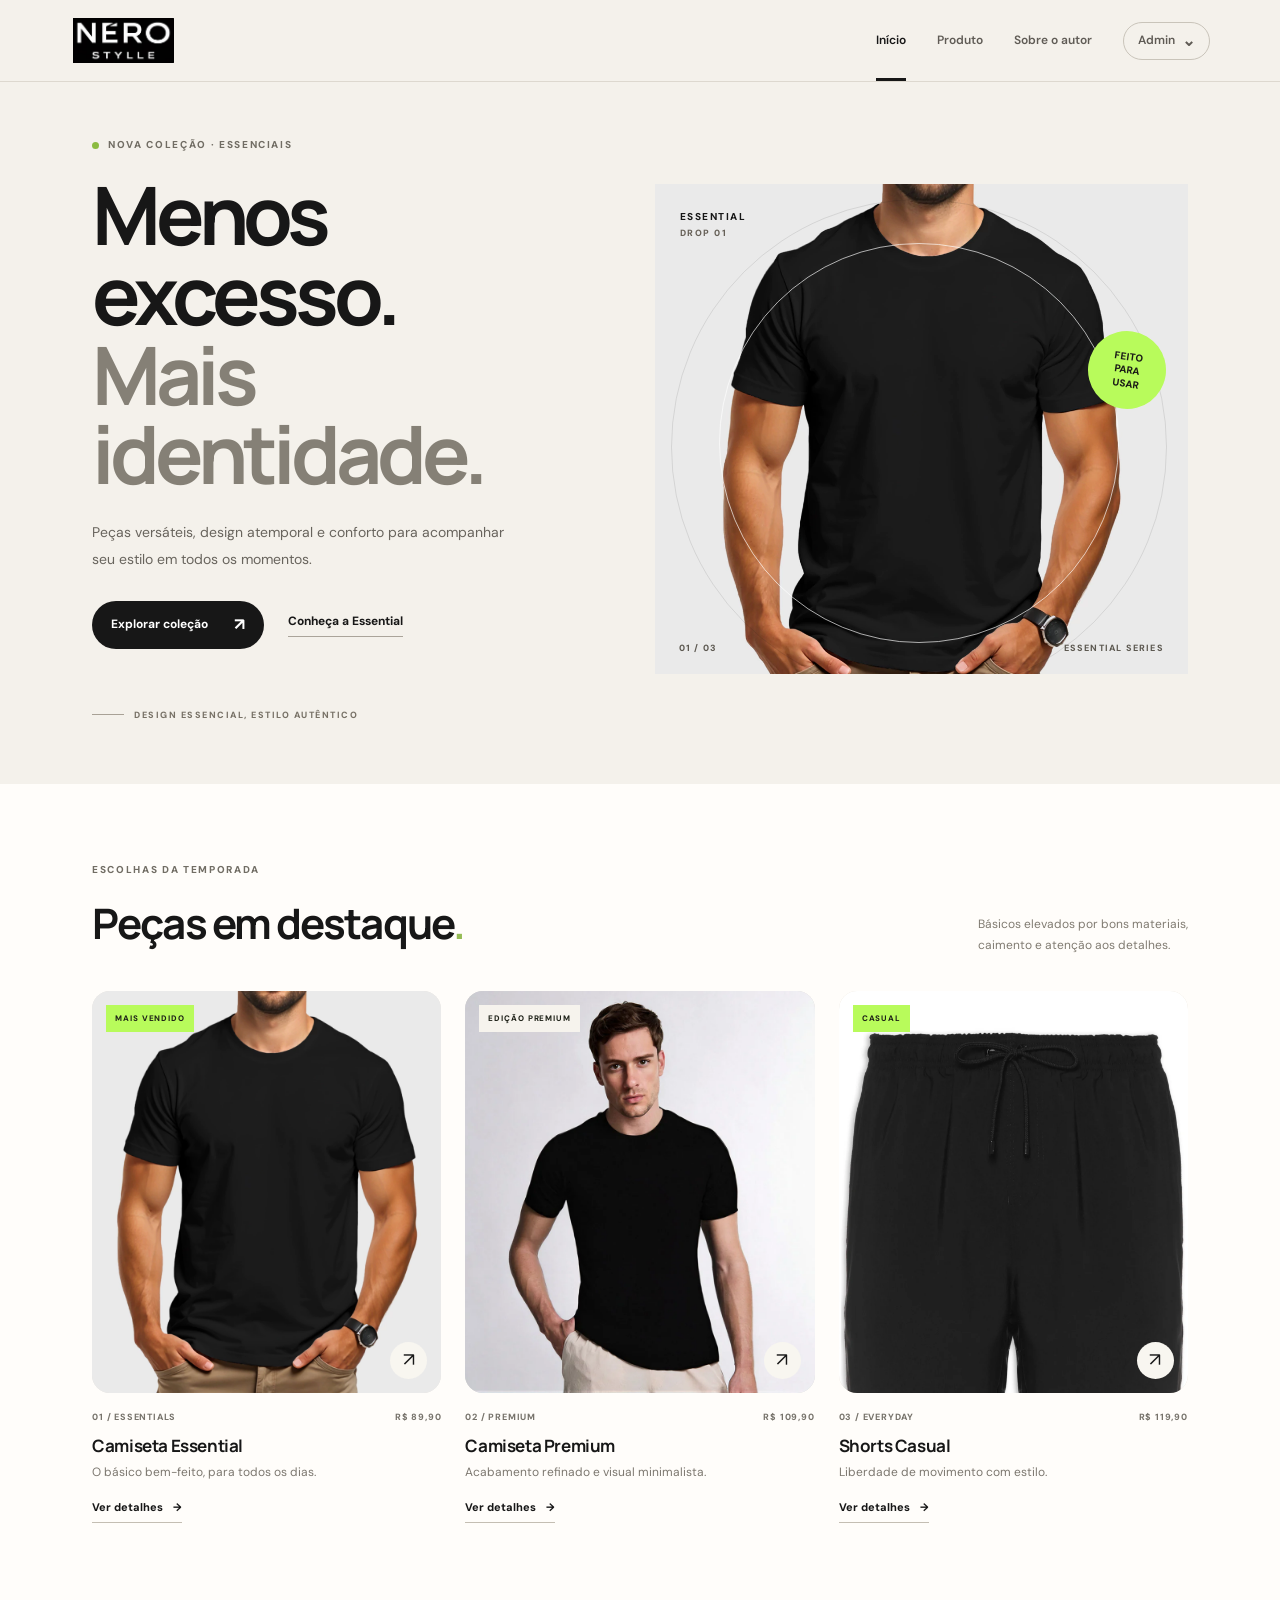
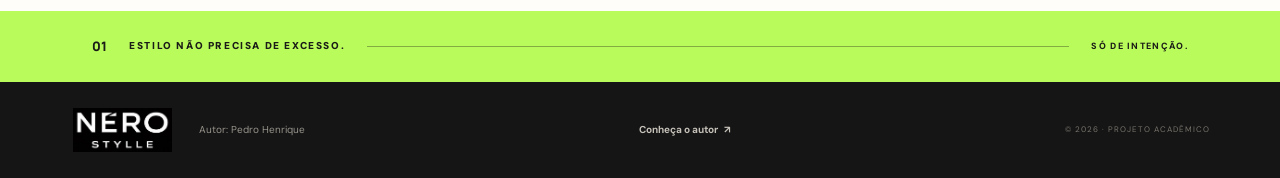
<file: index.html>
<!DOCTYPE html>
<html lang="pt-BR">

<head>
    <meta charset="UTF-8">
    <meta name="viewport" content="width=device-width, initial-scale=1.0">
    <meta name="theme-color" content="#121212">

    <title>Nero Stylle | Coleção</title>

    <link rel="stylesheet" href="css/site.css">
</head>

<body>

    <!-- CABECALHO -->
    <header class="site-header">

        <a class="site-brand"
           href="index.html"
           aria-label="Nero Stylle - página inicial">

            <img class="site-logo"
                 src="imagens/logo-nero.png"
                 alt="Nero Stylle">

        </a>

        <!-- NAVEGACAO -->
        <nav class="site-nav"
             id="menu"
             aria-label="Navegação principal">

            <!-- BOTAO FECHAR -->
            <a href="#topo"
               class="menu-close"
               aria-label="Fechar menu">

                ✕

            </a>

            <a class="nav-link active" href="index.html">
                Início
            </a>

            <a class="nav-link" href="detalhes.html">
                Produto
            </a>

            <a class="nav-link" href="autor.html">
                Sobre o autor
            </a>

            <div class="nav-dropdown">

                <a class="nav-link nav-admin" href="admin/index.html">
                    Admin <span class="chevron">⌄</span>
                </a>

                <div class="dropdown-menu">

                    <span class="dropdown-heading">
                        ÁREA ADMINISTRATIVA
                    </span>

                    <a href="admin/index.html">
                        Entrar no painel
                    </a>

                    <a href="admin/objetos.html">
                        Cadastro de objetos tema
                    </a>

                    <a href="admin/usuarios.html">
                        Cadastro de usuários
                    </a>

                </div>

            </div>

        </nav>

        <!-- BOTAO ABRIR -->
        <a href="#menu"
           class="menu-open"
           aria-label="Abrir menu">

            ☰

        </a>

    </header>


    <!-- CONTEUDO PRINCIPAL -->
    <main id="topo">

        <!-- APRESENTACAO -->
        <section class="hero">

            <div class="hero-copy">

                <p class="eyebrow">
                    <span></span>
                    NOVA COLEÇÃO · ESSENCIAIS
                </p>

                <h1>
                    Menos excesso.
                    <br>
                    <em>Mais identidade.</em>
                </h1>

                <p class="hero-description">
                    Peças versáteis, design atemporal e conforto
                    para acompanhar seu estilo em todos os momentos.
                </p>

                <div class="hero-actions">

                    <a class="button button-dark" href="#colecao">
                        Explorar coleção
                        <span>↗</span>
                    </a>

                    <a class="text-link" href="detalhes.html">
                        Conheça a Essential
                    </a>

                </div>

                <div class="hero-caption">
                    <span class="caption-line"></span>
                    DESIGN ESSENCIAL, ESTILO AUTÊNTICO
                </div>

            </div>


            <!-- IMAGEM DE DESTAQUE -->
            <div class="hero-visual"
                 aria-label="Destaque da coleção">

                <div class="hero-orbit orbit-one"></div>
                <div class="hero-orbit orbit-two"></div>

                <div class="hero-label">
                    ESSENTIAL
                    <br>
                    <span>DROP 01</span>
                </div>

                <img src="imagens/camiseta-nero.jpg"
                     alt="Camiseta Essential em destaque">

                <div class="hero-stamp">
                    FEITO
                    <br>
                    PARA
                    <br>
                    USAR
                </div>

                <div class="hero-bottom-note">
                    <span>01 / 03</span>
                    <span>ESSENTIAL SERIES</span>
                </div>

            </div>

        </section>


        <!-- COLECAO DE PRODUTOS -->
        <section class="collection-section" id="colecao">

            <div class="section-heading">

                <div>

                    <p class="eyebrow">
                        ESCOLHAS DA TEMPORADA
                    </p>

                    <h2>
                        Peças em destaque<span>.</span>
                    </h2>

                </div>

                <p class="section-note">
                    Básicos elevados por bons materiais,
                    <br>
                    caimento e atenção aos detalhes.
                </p>

            </div>


            <div class="product-grid">

                <!-- PRODUTO 1 -->
                <article class="product-card">

                    <a class="product-image"
                       href="detalhes.html"
                       aria-label="Ver detalhes da Camiseta Essential">

                        <span class="product-badge">
                            MAIS VENDIDO
                        </span>

                        <img src="imagens/camiseta-nero.jpg"
                             alt="Camiseta Essential">

                        <span class="image-action" aria-hidden="true">
                            ↗
                        </span>

                    </a>

                    <div class="product-meta">
                        <span>01 / ESSENTIALS</span>
                        <span>R$ 89,90</span>
                    </div>

                    <h3>Camiseta Essential</h3>

                    <p>
                        O básico bem-feito, para todos os dias.
                    </p>

                    <a class="product-link" href="detalhes.html">
                        Ver detalhes <span>→</span>
                    </a>

                </article>


                <!-- PRODUTO 2 -->
                <article class="product-card">

                    <a class="product-image product-image-dark"
                       href="detalhes-premium.html"
                       aria-label="Ver detalhes da Camiseta Premium">

                        <span class="product-badge badge-light">
                            EDIÇÃO PREMIUM
                        </span>

                        <img src="imagens/camiseta-modelo.jpg"
                             alt="Camiseta Premium em modelo">

                        <span class="image-action" aria-hidden="true">
                            ↗
                        </span>

                    </a>

                    <div class="product-meta">
                        <span>02 / PREMIUM</span>
                        <span>R$ 109,90</span>
                    </div>

                    <h3>Camiseta Premium</h3>

                    <p>
                        Acabamento refinado e visual minimalista.
                    </p>

                    <a class="product-link" href="detalhes-premium.html">
                        Ver detalhes <span>→</span>
                    </a>

                </article>


                <!-- PRODUTO 3 -->
                <article class="product-card">

                    <a class="product-image product-image-sand"
                       href="detalhes-short.html"
                       aria-label="Ver detalhes do Shorts">

                        <span class="product-badge">
                            CASUAL
                        </span>

                        <img src="imagens/shorts-real.jpg"
                             alt="Shorts masculino preto">

                        <span class="image-action" aria-hidden="true">
                            ↗
                        </span>

                    </a>

                    <div class="product-meta">
                        <span>03 / EVERYDAY</span>
                        <span>R$ 119,90</span>
                    </div>

                    <h3>Shorts Casual</h3>

                    <p>
                        Liberdade de movimento com estilo.
                    </p>

                    <a class="product-link" href="detalhes-short.html">
                        Ver detalhes <span>→</span>
                    </a>

                </article>

            </div>

        </section>


        <!-- FRASE EDITORIAL -->
        <section class="editorial-strip">

            <span class="editorial-number">
                01
            </span>

            <p>
                ESTILO NÃO PRECISA DE EXCESSO.
            </p>

            <span class="editorial-line"></span>

            <span class="editorial-small">
                SÓ DE INTENÇÃO.
            </span>

        </section>

    </main>


    <!-- RODAPE -->
    <footer class="site-footer">

        <a class="footer-brand"
           href="index.html"
           aria-label="Nero Stylle - página inicial">

            <img class="footer-logo"
                 src="imagens/logo-nero.png"
                 alt="Nero Stylle">

        </a>

        <p>Autor: Pedro Henrique</p>

        <a href="autor.html">
            Conheça o autor <span>↗</span>
        </a>

        <span class="footer-copy">
            © 2026 · PROJETO ACADÊMICO
        </span>

    </footer>

</body>
</html>
</file>
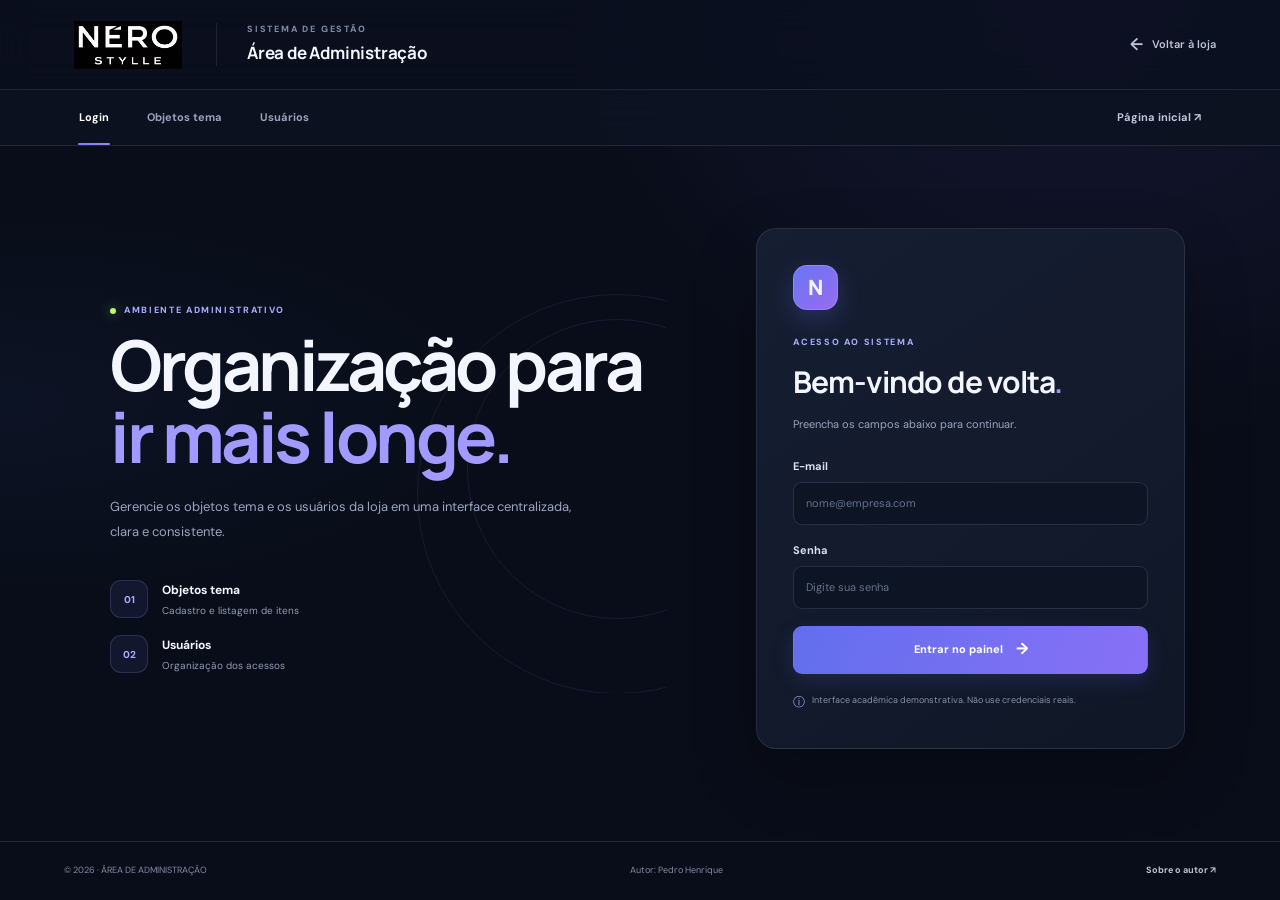
<file: admin/index.html>
<!DOCTYPE html>
<html lang="pt-BR">
<head>
    <meta charset="UTF-8">
    <meta name="viewport" content="width=device-width, initial-scale=1.0">
    <meta name="theme-color" content="#0b1020">
    <title>Login | Área de Administração</title>
    <link rel="stylesheet" href="css/admin.css">
</head>
<body class="admin-body login-body">
    <header class="admin-header">
        <a class="admin-brand" href="../index.html" aria-label="Nero Stylle - voltar à loja"><img class="admin-logo" src="../imagens/logo-nero.png" alt="Nero Stylle"></a>
        <div class="admin-header-title"><span class="header-overline">SISTEMA DE GESTÃO</span><h1>Área de Administração</h1></div>
        <a class="return-link" href="../index.html"><span aria-hidden="true">←</span> Voltar à loja</a>
    </header>

    <nav class="admin-nav" aria-label="Menu da administração">
        <a class="admin-nav-link active" href="index.html">Login</a>
        <a class="admin-nav-link" href="objetos.html">Objetos tema</a>
        <a class="admin-nav-link" href="usuarios.html">Usuários</a>
        <a class="admin-nav-link nav-back" href="../index.html">Página inicial ↗</a>
    </nav>

    <main class="login-main">
        <section class="login-promo">
            <p class="admin-eyebrow"><span class="status-dot"></span> AMBIENTE ADMINISTRATIVO</p>
            <h2>Organização para<br><span>ir mais longe.</span></h2>
            <p>Gerencie os objetos tema e os usuários da loja em uma interface centralizada, clara e consistente.</p>
            <div class="promo-features">
                <div><span class="feature-number">01</span><span><strong>Objetos tema</strong><small>Cadastro e listagem de itens</small></span></div>
                <div><span class="feature-number">02</span><span><strong>Usuários</strong><small>Organização dos acessos</small></span></div>
            </div>
            <div class="promo-orbit orbit-a"></div><div class="promo-orbit orbit-b"></div>
        </section>

        <section class="login-card">
            <div class="card-icon">N</div>
            <p class="admin-eyebrow">ACESSO AO SISTEMA</p>
            <h2>Bem-vindo de volta<span>.</span></h2>
            <p class="login-helper">Preencha os campos abaixo para continuar.</p>
            <form class="admin-form" action="objetos.html" method="get">
                <div class="field-group">
                    <label for="login-email">E-mail</label>
                    <input type="email" id="login-email" placeholder="nome@empresa.com" autocomplete="username" required>
                </div>
                <div class="field-group">
                    <label for="login-password">Senha</label>
                    <input type="password" id="login-password" placeholder="Digite sua senha" autocomplete="current-password" required>
                </div>
                <button class="button button-primary button-full" type="submit">Entrar no painel <span aria-hidden="true">→</span></button>
                <p class="demo-note"><span aria-hidden="true">ⓘ</span> Interface acadêmica demonstrativa. Não use credenciais reais.</p>
            </form>
        </section>
    </main>

    <footer class="admin-footer">
        <span>© 2026 · ÁREA DE ADMINISTRAÇÃO</span>
        <span>Autor: Pedro Henrique</span>
        <a href="../autor.html">Sobre o autor ↗</a>
    </footer>
</body>
</html>
</file>
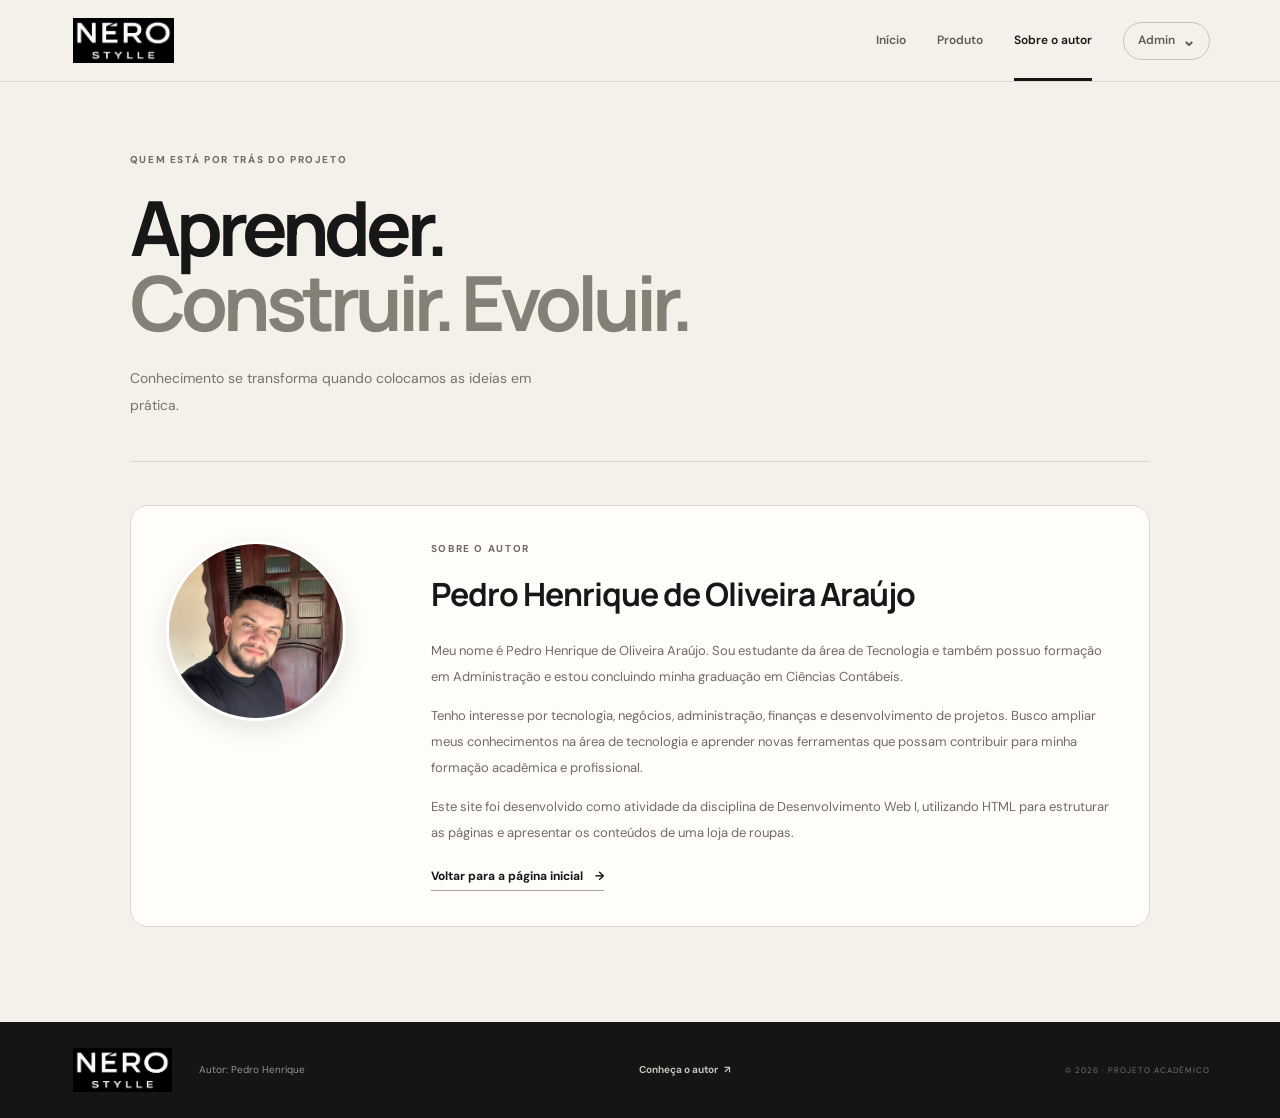
<file: autor.html>
<!DOCTYPE html>
<html lang="pt-BR">

<head>
    <meta charset="UTF-8">
    <meta name="viewport" content="width=device-width, initial-scale=1.0">
    <meta name="theme-color" content="#121212">

    <title>Sobre o Autor | Nero Stylle</title>

    <link rel="stylesheet" href="css/site.css">
</head>

<body>

    <!-- CABECALHO -->
    <header class="site-header">

        <a class="site-brand"
           href="index.html"
           aria-label="Nero Stylle - página inicial">

            <img class="site-logo"
                 src="imagens/logo-nero.png"
                 alt="Nero Stylle">

        </a>

        <!-- NAVEGACAO -->
        <nav class="site-nav"
             id="menu"
             aria-label="Navegação principal">

            <a href="#topo"
               class="menu-close"
               aria-label="Fechar menu">
                ✕
            </a>

            <a class="nav-link" href="index.html">
                Início
            </a>

            <a class="nav-link" href="detalhes.html">
                Produto
            </a>

            <a class="nav-link active" href="autor.html">
                Sobre o autor
            </a>

            <div class="nav-dropdown">

                <a class="nav-link nav-admin" href="admin/index.html">
                    Admin <span class="chevron">⌄</span>
                </a>

                <div class="dropdown-menu">

                    <span class="dropdown-heading">
                        ÁREA ADMINISTRATIVA
                    </span>

                    <a href="admin/index.html">
                        Entrar no painel
                    </a>

                    <a href="admin/objetos.html">
                        Cadastro de objetos tema
                    </a>

                    <a href="admin/usuarios.html">
                        Cadastro de usuários
                    </a>

                </div>

            </div>

        </nav>

        <!-- BOTAO ABRIR -->
        <a href="#menu"
           class="menu-open"
           aria-label="Abrir menu">
            ☰
        </a>

    </header>


    <!-- CONTEUDO SOBRE O AUTOR -->
    <main class="author-main" id="topo">

        <section class="author-hero">

            <p class="eyebrow">
                QUEM ESTÁ POR TRÁS DO PROJETO
            </p>

            <h1>
                Aprender.
                <br>
                <em>Construir. Evoluir.</em>
            </h1>

            <p class="author-lead">
                Conhecimento se transforma quando colocamos
                as ideias em prática.
            </p>

        </section>


        <!-- APRESENTACAO DO AUTOR -->
        <section class="author-card">

            <div class="author-photo">

                <img src="imagens/pedro-autor.jpg"
                     alt="Foto de Pedro Henrique, autor do site">

            </div>


            <div class="author-copy">

                <p class="eyebrow">
                    SOBRE O AUTOR
                </p>

                <h2>
                    Pedro Henrique de Oliveira Araújo
                </h2>

                <p>
                    Meu nome é Pedro Henrique de Oliveira Araújo.
                    Sou estudante da área de Tecnologia e também
                    possuo formação em Administração e estou
                    concluindo minha graduação em Ciências Contábeis.
                </p>

                <p>
                    Tenho interesse por tecnologia, negócios,
                    administração, finanças e desenvolvimento
                    de projetos. Busco ampliar meus conhecimentos
                    na área de tecnologia e aprender novas
                    ferramentas que possam contribuir para minha
                    formação acadêmica e profissional.
                </p>

                <p>
                    Este site foi desenvolvido como atividade
                    da disciplina de Desenvolvimento Web I,
                    utilizando HTML para estruturar as páginas
                    e apresentar os conteúdos de uma loja de roupas.
                </p>

                <a class="text-link author-back" href="index.html">
                    Voltar para a página inicial
                    <span>→</span>
                </a>

            </div>

        </section>

    </main>


    <!-- RODAPE -->
    <footer class="site-footer">

        <a class="footer-brand"
           href="index.html"
           aria-label="Nero Stylle - página inicial">

            <img class="footer-logo"
                 src="imagens/logo-nero.png"
                 alt="Nero Stylle">

        </a>

        <p>Autor: Pedro Henrique</p>

        <a href="autor.html">
            Conheça o autor <span>↗</span>
        </a>

        <span class="footer-copy">
            © 2026 · PROJETO ACADÊMICO
        </span>

    </footer>

</body>
</html>
</file>
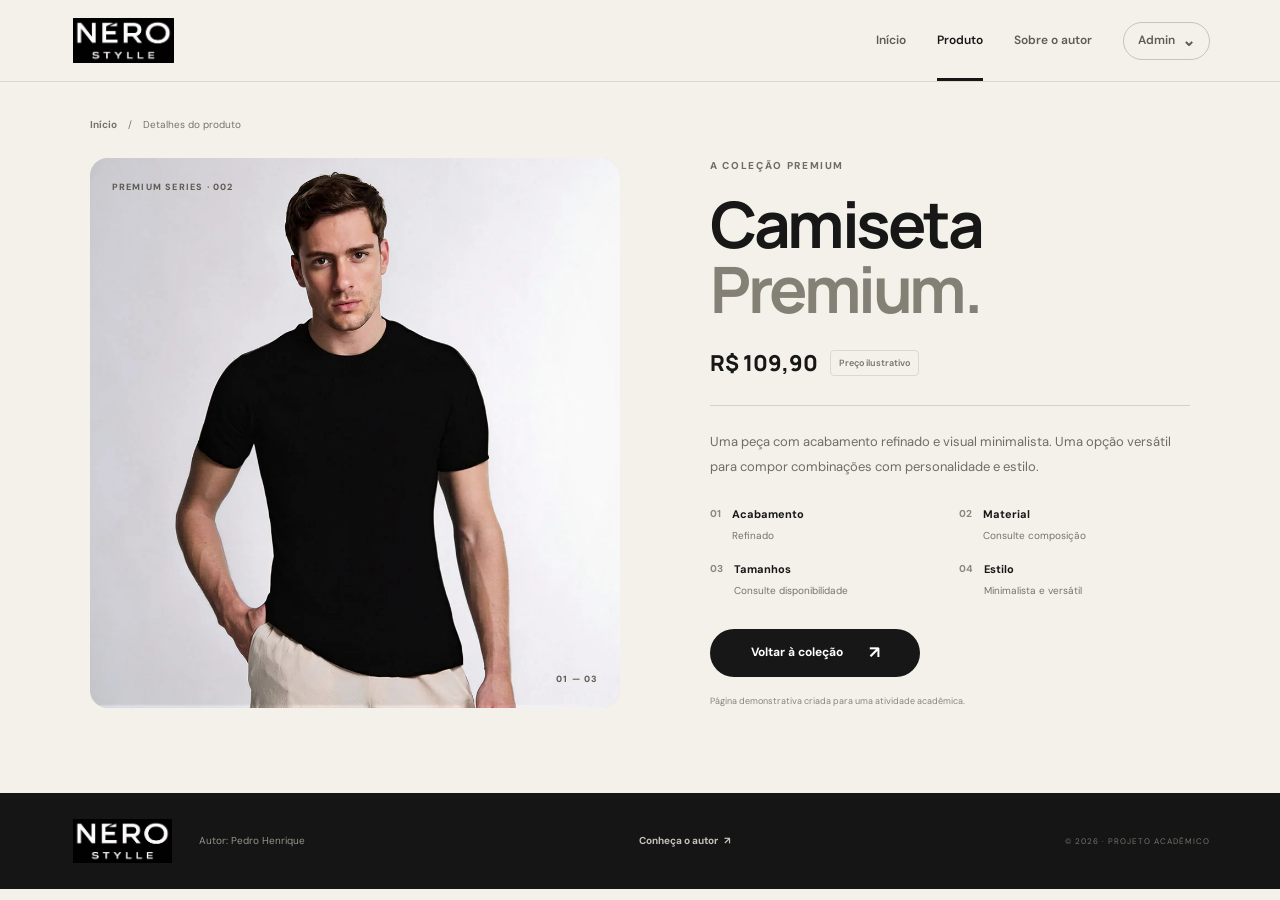
<file: detalhes-premium.html>
<!DOCTYPE html>
<html lang="pt-BR">

<head>
    <meta charset="UTF-8">
    <meta name="viewport" content="width=device-width, initial-scale=1.0">
    <meta name="theme-color" content="#121212">

    <title>Camiseta Premium | Nero Stylle</title>

    <link rel="stylesheet" href="css/site.css">
</head>

<body>

    <!-- CABECALHO -->
    <header class="site-header">

        <a class="site-brand"
           href="index.html"
           aria-label="Nero Stylle - página inicial">

            <img class="site-logo"
                 src="imagens/logo-nero.png"
                 alt="Nero Stylle">

        </a>

        <!-- NAVEGACAO -->
        <nav class="site-nav"
             id="menu"
             aria-label="Navegação principal">

            <a href="#topo"
               class="menu-close"
               aria-label="Fechar menu">
                ✕
            </a>

            <a class="nav-link" href="index.html">
                Início
            </a>

            <a class="nav-link active" href="detalhes.html">
                Produto
            </a>

            <a class="nav-link" href="autor.html">
                Sobre o autor
            </a>

            <div class="nav-dropdown">

                <a class="nav-link nav-admin" href="admin/index.html">
                    Admin <span class="chevron">⌄</span>
                </a>

                <div class="dropdown-menu">

                    <span class="dropdown-heading">
                        ÁREA ADMINISTRATIVA
                    </span>

                    <a href="admin/index.html">
                        Entrar no painel
                    </a>

                    <a href="admin/objetos.html">
                        Cadastro de objetos tema
                    </a>

                    <a href="admin/usuarios.html">
                        Cadastro de usuários
                    </a>

                </div>

            </div>

        </nav>

        <!-- BOTAO ABRIR -->
        <a href="#menu"
           class="menu-open"
           aria-label="Abrir menu">
            ☰
        </a>

    </header>


    <!-- CONTEUDO DO PRODUTO -->
    <main class="detail-main" id="topo">

        <p class="breadcrumb">

            <a href="index.html">
                Início
            </a>

            <span>/</span>

            <span>Detalhes do produto</span>

        </p>


        <section class="detail-layout">

            <!-- IMAGEM DO PRODUTO -->
            <div class="detail-image-wrap">

                <span class="detail-image-tag">
                    PREMIUM SERIES · 002
                </span>

                <img src="imagens/camiseta-modelo.jpg"
                     alt="Camiseta Premium em modelo">

                <span class="detail-image-index">
                    01 — 03
                </span>

            </div>


            <!-- INFORMACOES DO PRODUTO -->
            <div class="detail-content">

                <p class="eyebrow">
                    A COLEÇÃO PREMIUM
                </p>

                <h1>
                    Camiseta
                    <br>
                    <em>Premium.</em>
                </h1>

                <p class="detail-price">
                    R$ 109,90
                    <span>Preço ilustrativo</span>
                </p>

                <div class="detail-rule"></div>

                <p class="detail-description">
                    Uma peça com acabamento refinado e visual minimalista. Uma opção versátil para compor combinações com personalidade e estilo.
                </p>


                <!-- CARACTERISTICAS -->
                <div class="detail-facts">

                    <div>
                        <span>01</span>

                        <p>
                            <strong>Acabamento</strong>
                            <small>Refinado</small>
                        </p>
                    </div>

                    <div>
                        <span>02</span>

                        <p>
                            <strong>Material</strong>
                            <small>Consulte composição</small>
                        </p>
                    </div>

                    <div>
                        <span>03</span>

                        <p>
                            <strong>Tamanhos</strong>
                            <small>Consulte disponibilidade</small>
                        </p>
                    </div>

                    <div>
                        <span>04</span>

                        <p>
                            <strong>Estilo</strong>
                            <small>Minimalista e versátil</small>
                        </p>
                    </div>

                </div>


                <a class="button button-dark detail-button"
                   href="index.html#colecao">

                    Voltar à coleção
                    <span>↗</span>

                </a>

                <p class="detail-disclaimer">
                    Página demonstrativa criada para uma atividade acadêmica.
                </p>

            </div>

        </section>

    </main>


    <!-- RODAPE -->
    <footer class="site-footer">

        <a class="footer-brand"
           href="index.html"
           aria-label="Nero Stylle - página inicial">

            <img class="footer-logo"
                 src="imagens/logo-nero.png"
                 alt="Nero Stylle">

        </a>

        <p>Autor: Pedro Henrique</p>

        <a href="autor.html">
            Conheça o autor <span>↗</span>
        </a>

        <span class="footer-copy">
            © 2026 · PROJETO ACADÊMICO
        </span>

    </footer>

</body>
</html>
</file>
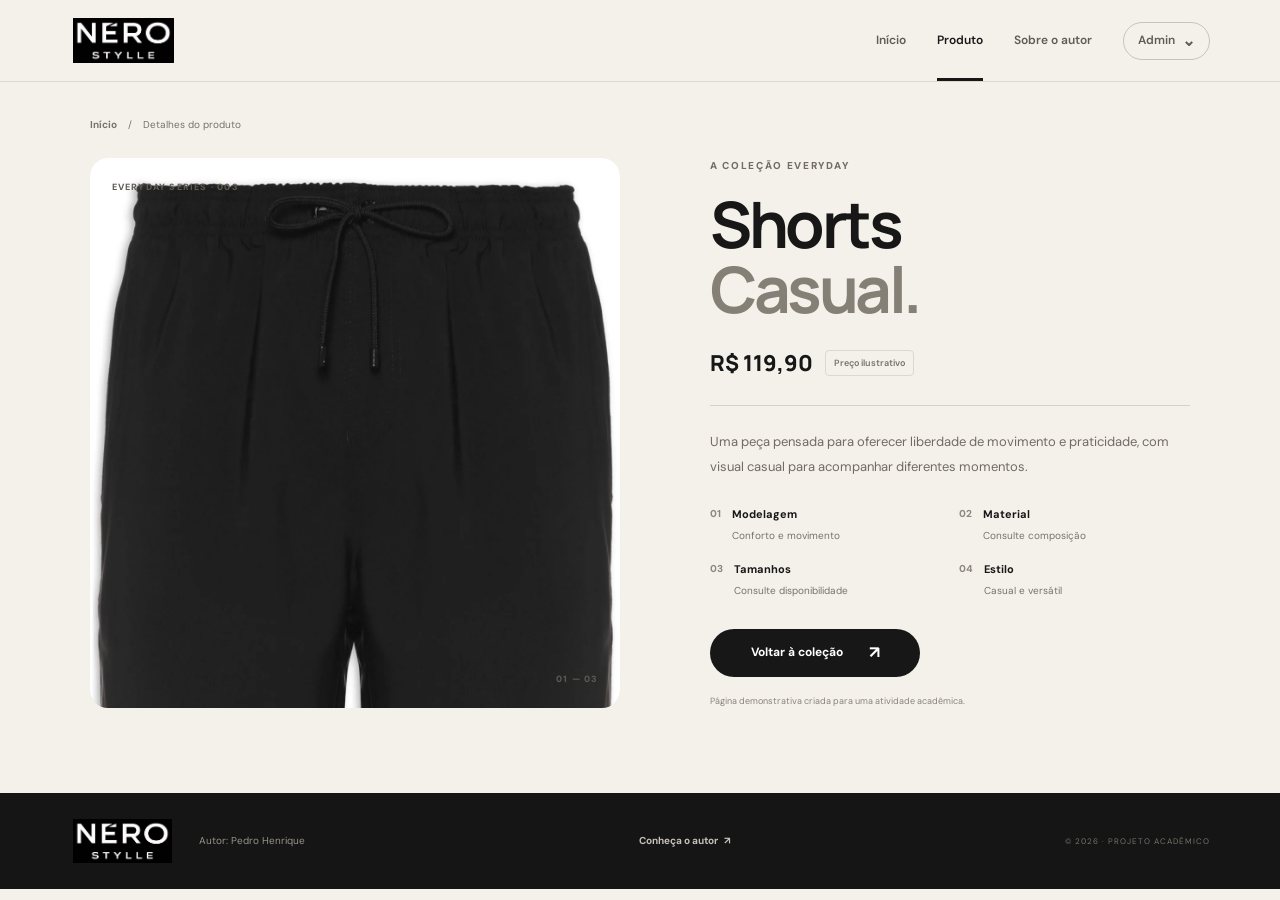
<file: detalhes-short.html>
<!DOCTYPE html>
<html lang="pt-BR">

<head>
    <meta charset="UTF-8">
    <meta name="viewport" content="width=device-width, initial-scale=1.0">
    <meta name="theme-color" content="#121212">

    <title>Shorts Casual | Nero Stylle</title>

    <link rel="stylesheet" href="css/site.css">
</head>

<body>

    <!-- CABECALHO -->
    <header class="site-header">

        <a class="site-brand"
           href="index.html"
           aria-label="Nero Stylle - página inicial">

            <img class="site-logo"
                 src="imagens/logo-nero.png"
                 alt="Nero Stylle">

        </a>

        <!-- NAVEGACAO -->
        <nav class="site-nav"
             id="menu"
             aria-label="Navegação principal">

            <a href="#topo"
               class="menu-close"
               aria-label="Fechar menu">
                ✕
            </a>

            <a class="nav-link" href="index.html">
                Início
            </a>

            <a class="nav-link active" href="detalhes.html">
                Produto
            </a>

            <a class="nav-link" href="autor.html">
                Sobre o autor
            </a>

            <div class="nav-dropdown">

                <a class="nav-link nav-admin" href="admin/index.html">
                    Admin <span class="chevron">⌄</span>
                </a>

                <div class="dropdown-menu">

                    <span class="dropdown-heading">
                        ÁREA ADMINISTRATIVA
                    </span>

                    <a href="admin/index.html">
                        Entrar no painel
                    </a>

                    <a href="admin/objetos.html">
                        Cadastro de objetos tema
                    </a>

                    <a href="admin/usuarios.html">
                        Cadastro de usuários
                    </a>

                </div>

            </div>

        </nav>

        <!-- BOTAO ABRIR -->
        <a href="#menu"
           class="menu-open"
           aria-label="Abrir menu">
            ☰
        </a>

    </header>


    <!-- CONTEUDO DO PRODUTO -->
    <main class="detail-main" id="topo">

        <p class="breadcrumb">

            <a href="index.html">
                Início
            </a>

            <span>/</span>

            <span>Detalhes do produto</span>

        </p>


        <section class="detail-layout">

            <!-- IMAGEM DO PRODUTO -->
            <div class="detail-image-wrap">

                <span class="detail-image-tag">
                    EVERYDAY SERIES · 003
                </span>

                <img src="imagens/shorts-real.jpg"
                     alt="Shorts masculino preto">

                <span class="detail-image-index">
                    01 — 03
                </span>

            </div>


            <!-- INFORMACOES DO PRODUTO -->
            <div class="detail-content">

                <p class="eyebrow">
                    A COLEÇÃO EVERYDAY
                </p>

                <h1>
                    Shorts
                    <br>
                    <em>Casual.</em>
                </h1>

                <p class="detail-price">
                    R$ 119,90
                    <span>Preço ilustrativo</span>
                </p>

                <div class="detail-rule"></div>

                <p class="detail-description">
                    Uma peça pensada para oferecer liberdade de movimento e praticidade, com visual casual para acompanhar diferentes momentos.
                </p>


                <!-- CARACTERISTICAS -->
                <div class="detail-facts">

                    <div>
                        <span>01</span>

                        <p>
                            <strong>Modelagem</strong>
                            <small>Conforto e movimento</small>
                        </p>
                    </div>

                    <div>
                        <span>02</span>

                        <p>
                            <strong>Material</strong>
                            <small>Consulte composição</small>
                        </p>
                    </div>

                    <div>
                        <span>03</span>

                        <p>
                            <strong>Tamanhos</strong>
                            <small>Consulte disponibilidade</small>
                        </p>
                    </div>

                    <div>
                        <span>04</span>

                        <p>
                            <strong>Estilo</strong>
                            <small>Casual e versátil</small>
                        </p>
                    </div>

                </div>


                <a class="button button-dark detail-button"
                   href="index.html#colecao">

                    Voltar à coleção
                    <span>↗</span>

                </a>

                <p class="detail-disclaimer">
                    Página demonstrativa criada para uma atividade acadêmica.
                </p>

            </div>

        </section>

    </main>


    <!-- RODAPE -->
    <footer class="site-footer">

        <a class="footer-brand"
           href="index.html"
           aria-label="Nero Stylle - página inicial">

            <img class="footer-logo"
                 src="imagens/logo-nero.png"
                 alt="Nero Stylle">

        </a>

        <p>Autor: Pedro Henrique</p>

        <a href="autor.html">
            Conheça o autor <span>↗</span>
        </a>

        <span class="footer-copy">
            © 2026 · PROJETO ACADÊMICO
        </span>

    </footer>

</body>
</html>
</file>
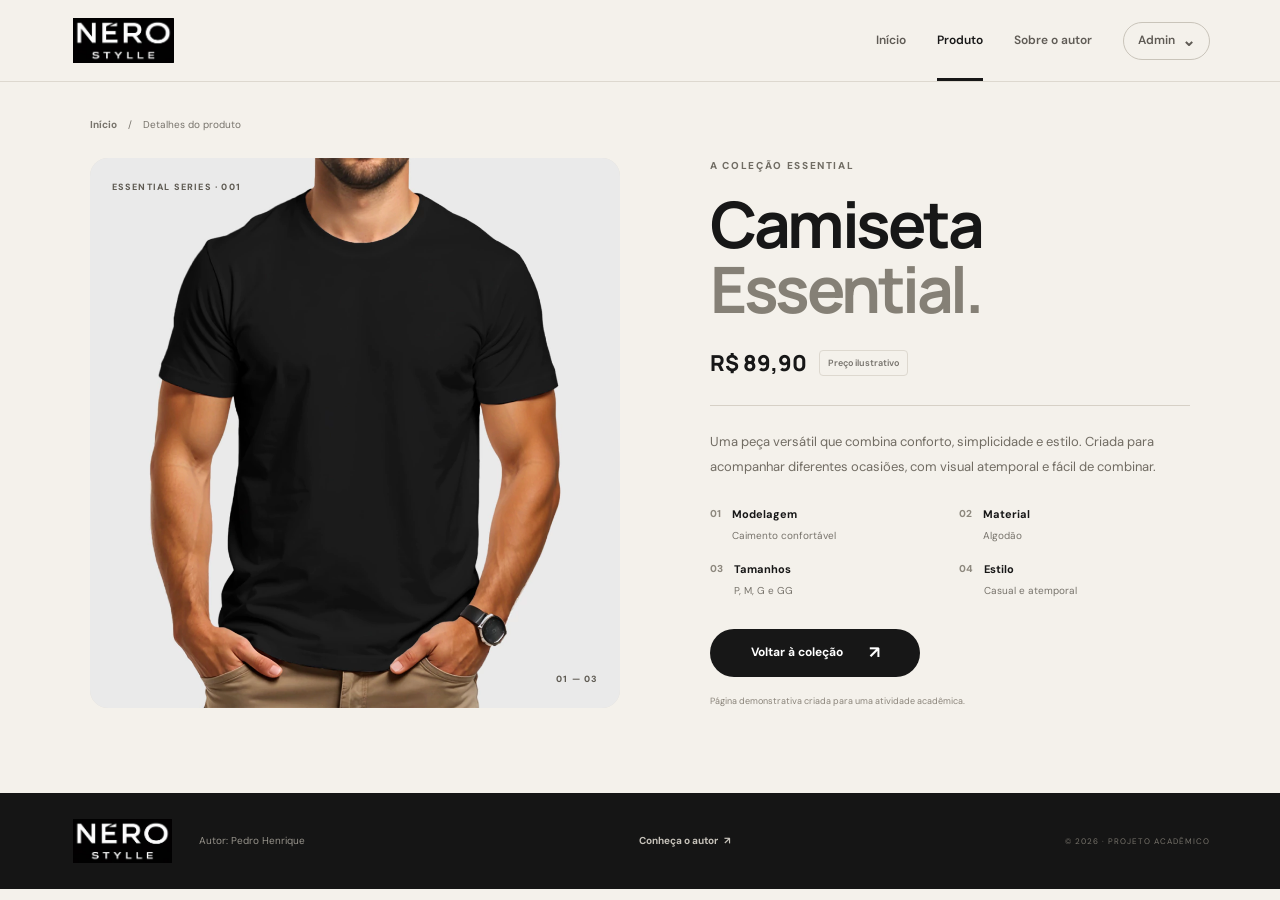
<file: detalhes.html>
<!DOCTYPE html>
<html lang="pt-BR">

<head>
    <meta charset="UTF-8">
    <meta name="viewport" content="width=device-width, initial-scale=1.0">
    <meta name="theme-color" content="#121212">

    <title>Produto | Nero Stylle</title>

    <link rel="stylesheet" href="css/site.css">
</head>

<body>

    <!-- CABECALHO -->
    <header class="site-header">

        <a class="site-brand"
           href="index.html"
           aria-label="Nero Stylle - página inicial">

            <img class="site-logo"
                 src="imagens/logo-nero.png"
                 alt="Nero Stylle">

        </a>

        <!-- NAVEGACAO -->
        <nav class="site-nav"
             id="menu"
             aria-label="Navegação principal">

            <a href="#topo"
               class="menu-close"
               aria-label="Fechar menu">
                ✕
            </a>

            <a class="nav-link" href="index.html">
                Início
            </a>

            <a class="nav-link active" href="detalhes.html">
                Produto
            </a>

            <a class="nav-link" href="autor.html">
                Sobre o autor
            </a>

            <div class="nav-dropdown">

                <a class="nav-link nav-admin" href="admin/index.html">
                    Admin <span class="chevron">⌄</span>
                </a>

                <div class="dropdown-menu">

                    <span class="dropdown-heading">
                        ÁREA ADMINISTRATIVA
                    </span>

                    <a href="admin/index.html">
                        Entrar no painel
                    </a>

                    <a href="admin/objetos.html">
                        Cadastro de objetos tema
                    </a>

                    <a href="admin/usuarios.html">
                        Cadastro de usuários
                    </a>

                </div>

            </div>

        </nav>

        <!-- BOTAO ABRIR -->
        <a href="#menu"
           class="menu-open"
           aria-label="Abrir menu">
            ☰
        </a>

    </header>


    <!-- CONTEUDO DO PRODUTO -->
    <main class="detail-main" id="topo">

        <p class="breadcrumb">

            <a href="index.html">
                Início
            </a>

            <span>/</span>

            <span>Detalhes do produto</span>

        </p>


        <section class="detail-layout">

            <!-- IMAGEM DO PRODUTO -->
            <div class="detail-image-wrap">

                <span class="detail-image-tag">
                    ESSENTIAL SERIES · 001
                </span>

                <img src="imagens/camiseta-nero.jpg"
                     alt="Camiseta Essential preta">

                <span class="detail-image-index">
                    01 — 03
                </span>

            </div>


            <!-- INFORMACOES DO PRODUTO -->
            <div class="detail-content">

                <p class="eyebrow">
                    A COLEÇÃO ESSENTIAL
                </p>

                <h1>
                    Camiseta
                    <br>
                    <em>Essential.</em>
                </h1>

                <p class="detail-price">
                    R$ 89,90
                    <span>Preço ilustrativo</span>
                </p>

                <div class="detail-rule"></div>

                <p class="detail-description">
                    Uma peça versátil que combina conforto,
                    simplicidade e estilo. Criada para acompanhar
                    diferentes ocasiões, com visual atemporal
                    e fácil de combinar.
                </p>


                <!-- CARACTERISTICAS -->
                <div class="detail-facts">

                    <div>
                        <span>01</span>

                        <p>
                            <strong>Modelagem</strong>
                            <small>Caimento confortável</small>
                        </p>
                    </div>

                    <div>
                        <span>02</span>

                        <p>
                            <strong>Material</strong>
                            <small>Algodão</small>
                        </p>
                    </div>

                    <div>
                        <span>03</span>

                        <p>
                            <strong>Tamanhos</strong>
                            <small>P, M, G e GG</small>
                        </p>
                    </div>

                    <div>
                        <span>04</span>

                        <p>
                            <strong>Estilo</strong>
                            <small>Casual e atemporal</small>
                        </p>
                    </div>

                </div>


                <a class="button button-dark detail-button"
                   href="index.html#colecao">

                    Voltar à coleção
                    <span>↗</span>

                </a>

                <p class="detail-disclaimer">
                    Página demonstrativa criada para uma atividade acadêmica.
                </p>

            </div>

        </section>

    </main>


    <!-- RODAPE -->
    <footer class="site-footer">

        <a class="footer-brand"
           href="index.html"
           aria-label="Nero Stylle - página inicial">

            <img class="footer-logo"
                 src="imagens/logo-nero.png"
                 alt="Nero Stylle">

        </a>

        <p>Autor: Pedro Henrique</p>

        <a href="autor.html">
            Conheça o autor <span>↗</span>
        </a>

        <span class="footer-copy">
            © 2026 · PROJETO ACADÊMICO
        </span>

    </footer>

</body>
</html>
</file>
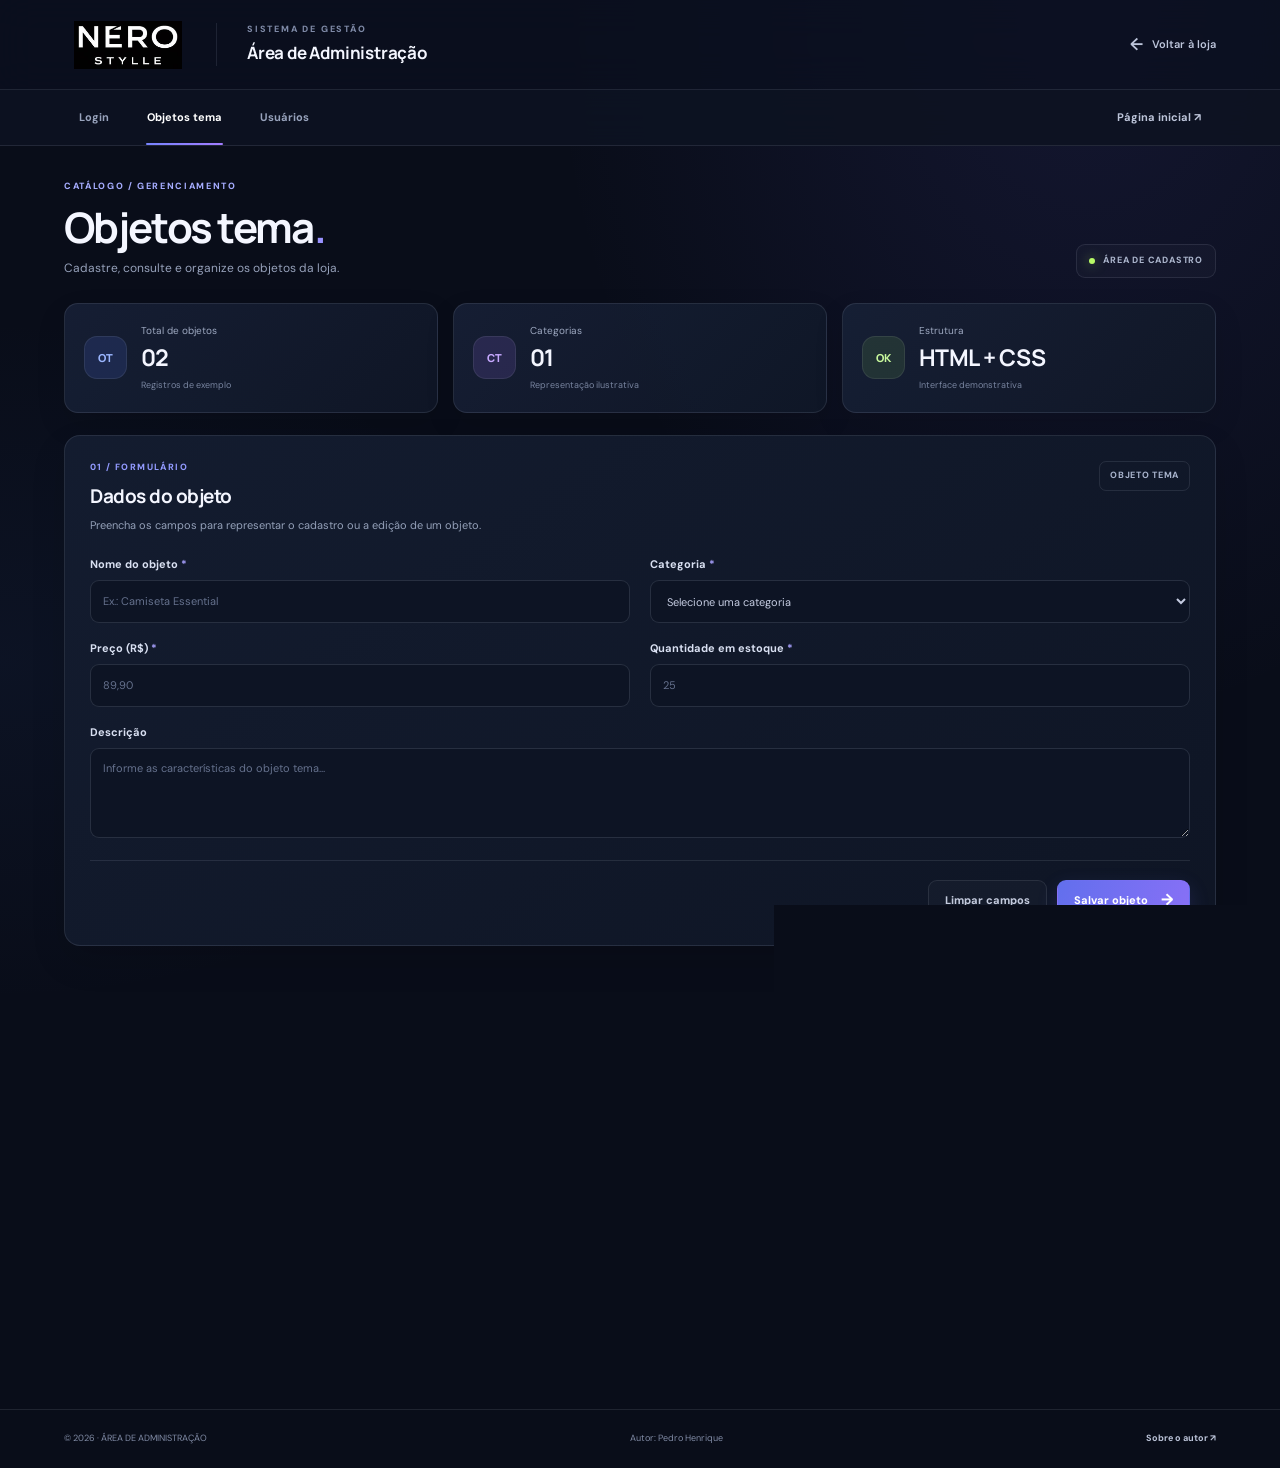
<file: admin/objetos.html>
<!DOCTYPE html>
<html lang="pt-BR">
<head>
    <meta charset="UTF-8">
    <meta name="viewport" content="width=device-width, initial-scale=1.0">
    <meta name="theme-color" content="#0b1020">
    <title>Objetos Tema | Área de Administração</title>
    <link rel="stylesheet" href="css/admin.css">
</head>
<body class="admin-body">
    <header class="admin-header">
        <a class="admin-brand" href="../index.html" aria-label="Nero Stylle - voltar à loja"><img class="admin-logo" src="../imagens/logo-nero.png" alt="Nero Stylle"></a>
        <div class="admin-header-title"><span class="header-overline">SISTEMA DE GESTÃO</span><h1>Área de Administração</h1></div>
        <a class="return-link" href="../index.html"><span aria-hidden="true">←</span> Voltar à loja</a>
    </header>
    <nav class="admin-nav" aria-label="Menu da administração">
        <a class="admin-nav-link" href="index.html">Login</a>
        <a class="admin-nav-link active" href="objetos.html">Objetos tema</a>
        <a class="admin-nav-link" href="usuarios.html">Usuários</a>
        <a class="admin-nav-link nav-back" href="../index.html">Página inicial ↗</a>
    </nav>

    <main class="admin-main">
        <section class="page-heading">
            <div><p class="admin-eyebrow">CATÁLOGO / GERENCIAMENTO</p><h2>Objetos tema<span>.</span></h2><p>Cadastre, consulte e organize os objetos da loja.</p></div>
            <div class="page-chip"><span class="status-dot"></span> ÁREA DE CADASTRO</div>
        </section>

        <section class="metric-grid" aria-label="Resumo ilustrativo">
            <article class="metric-card"><span class="metric-icon metric-blue">OT</span><div><p>Total de objetos</p><strong>02</strong><small>Registros de exemplo</small></div></article>
            <article class="metric-card"><span class="metric-icon metric-purple">CT</span><div><p>Categorias</p><strong>01</strong><small>Representação ilustrativa</small></div></article>
            <article class="metric-card"><span class="metric-icon metric-green">OK</span><div><p>Estrutura</p><strong>HTML + CSS</strong><small>Interface demonstrativa</small></div></article>
        </section>

        <section class="admin-panel" id="formulario">
            <div class="panel-heading"><div><span class="panel-kicker">01 / FORMULÁRIO</span><h3>Dados do objeto</h3><p>Preencha os campos para representar o cadastro ou a edição de um objeto.</p></div><span class="panel-index">OBJETO TEMA</span></div>
            <form class="admin-form" action="#formulario" method="get">
                <div class="form-grid">
                    <div class="field-group"><label for="objeto-nome">Nome do objeto <span>*</span></label><input id="objeto-nome" name="nome" type="text" placeholder="Ex.: Camiseta Essential" required></div>
                    <div class="field-group"><label for="objeto-categoria">Categoria <span>*</span></label><select id="objeto-categoria" name="categoria" required><option value="">Selecione uma categoria</option><option>Camisetas</option><option>Calças</option><option>Bermudas e shorts</option><option>Acessórios</option></select></div>
                    <div class="field-group"><label for="objeto-preco">Preço (R$) <span>*</span></label><input id="objeto-preco" name="preco" type="number" min="0" step="0.01" placeholder="89,90" required></div>
                    <div class="field-group"><label for="objeto-estoque">Quantidade em estoque <span>*</span></label><input id="objeto-estoque" name="estoque" type="number" min="0" step="1" placeholder="25" required></div>
                    <div class="field-group field-full"><label for="objeto-descricao">Descrição</label><textarea id="objeto-descricao" name="descricao" rows="3" placeholder="Informe as características do objeto tema..."></textarea></div>
                </div>
                <div class="form-actions"><button class="button button-quiet" type="reset">Limpar campos</button><button class="button button-primary" type="button">Salvar objeto <span aria-hidden="true">→</span></button></div>
            </form>
        </section>

        <section class="admin-panel" id="lista">
            <div class="panel-heading table-heading"><div><span class="panel-kicker">02 / LISTAGEM</span><h3>Objetos cadastrados</h3><p>Registros fictícios usados para demonstrar a estrutura solicitada.</p></div><span class="record-count">02 registros</span></div>
            <div class="table-wrap"><table class="data-table"><thead><tr><th>ID</th><th>Objeto</th><th>Categoria</th><th>Preço</th><th>Estoque</th><th>Ações</th></tr></thead><tbody>
                <tr><td><span class="table-id">#001</span></td><td><div class="object-cell"><span class="item-thumb thumb-shirt">CE</span><span><strong>Camiseta Essential</strong><small>Atualizado como exemplo</small></span></div></td><td><span class="category-pill">Camisetas</span></td><td>R$ 89,90</td><td><span class="stock-dot"></span> 25 un.</td><td><div class="row-actions"><a class="action-button action-edit" href="#formulario">Editar</a><button class="action-button action-delete" type="button">Apagar</button></div></td></tr>
                <tr><td><span class="table-id">#002</span></td><td><div class="object-cell"><span class="item-thumb thumb-shirt">CP</span><span><strong>Camiseta Premium</strong><small>Atualizado como exemplo</small></span></div></td><td><span class="category-pill">Camisetas</span></td><td>R$ 109,90</td><td><span class="stock-dot"></span> 12 un.</td><td><div class="row-actions"><a class="action-button action-edit" href="#formulario">Editar</a><button class="action-button action-delete" type="button">Apagar</button></div></td></tr>
            </tbody></table></div>
            <p class="static-notice">Observação: a tabela é estática. Os botões ilustram as ações de edição e exclusão, mas não alteram os registros sem JavaScript ou uma aplicação de servidor.</p>
        </section>
    </main>

    <footer class="admin-footer"><span>© 2026 · ÁREA DE ADMINISTRAÇÃO</span><span>Autor: Pedro Henrique</span><a href="../autor.html">Sobre o autor ↗</a></footer>
</body>
</html>
</file>
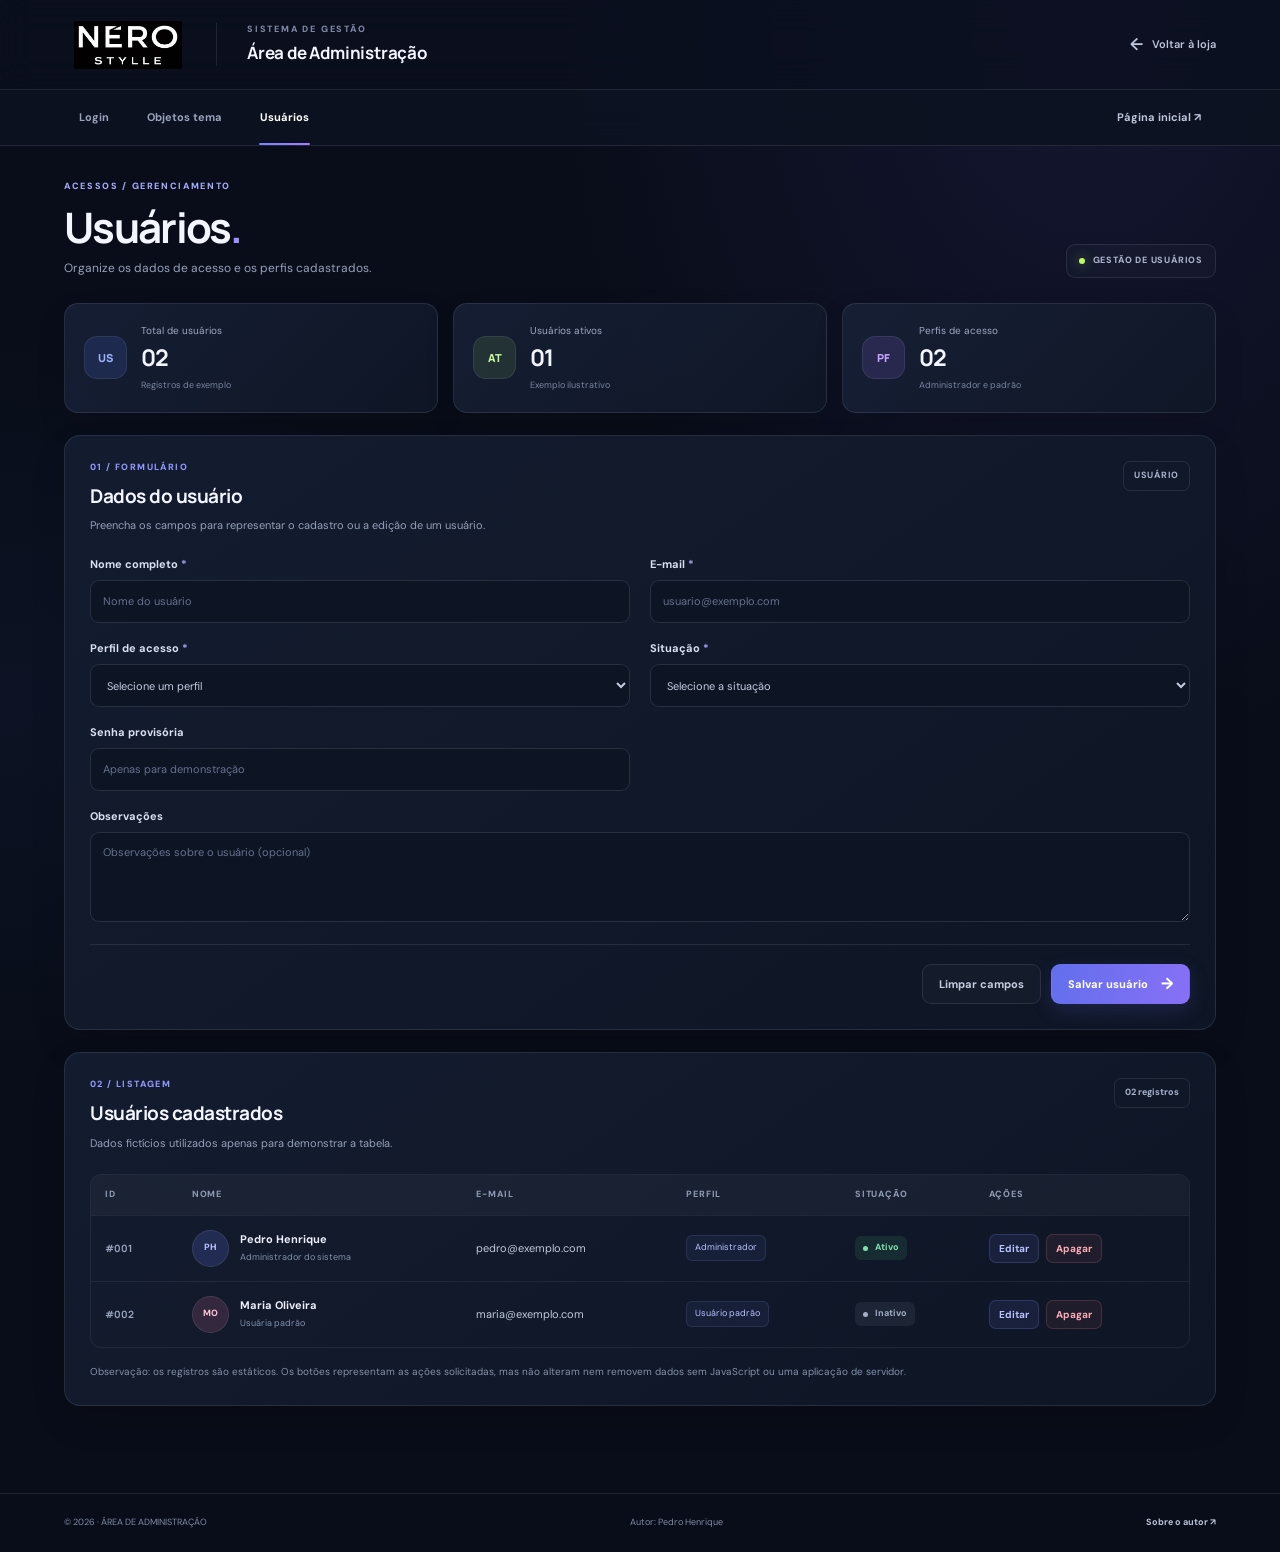
<file: admin/usuarios.html>
<!DOCTYPE html>
<html lang="pt-BR">
<head>
    <meta charset="UTF-8">
    <meta name="viewport" content="width=device-width, initial-scale=1.0">
    <meta name="theme-color" content="#0b1020">
    <title>Usuários | Área de Administração</title>
    <link rel="stylesheet" href="css/admin.css">
</head>
<body class="admin-body">
    <header class="admin-header">
        <a class="admin-brand" href="../index.html" aria-label="Nero Stylle - voltar à loja"><img class="admin-logo" src="../imagens/logo-nero.png" alt="Nero Stylle"></a>
        <div class="admin-header-title"><span class="header-overline">SISTEMA DE GESTÃO</span><h1>Área de Administração</h1></div>
        <a class="return-link" href="../index.html"><span aria-hidden="true">←</span> Voltar à loja</a>
    </header>
    <nav class="admin-nav" aria-label="Menu da administração">
        <a class="admin-nav-link" href="index.html">Login</a>
        <a class="admin-nav-link" href="objetos.html">Objetos tema</a>
        <a class="admin-nav-link active" href="usuarios.html">Usuários</a>
        <a class="admin-nav-link nav-back" href="../index.html">Página inicial ↗</a>
    </nav>

    <main class="admin-main">
        <section class="page-heading">
            <div><p class="admin-eyebrow">ACESSOS / GERENCIAMENTO</p><h2>Usuários<span>.</span></h2><p>Organize os dados de acesso e os perfis cadastrados.</p></div>
            <div class="page-chip"><span class="status-dot"></span> GESTÃO DE USUÁRIOS</div>
        </section>

        <section class="metric-grid" aria-label="Resumo ilustrativo">
            <article class="metric-card"><span class="metric-icon metric-blue">US</span><div><p>Total de usuários</p><strong>02</strong><small>Registros de exemplo</small></div></article>
            <article class="metric-card"><span class="metric-icon metric-green">AT</span><div><p>Usuários ativos</p><strong>01</strong><small>Exemplo ilustrativo</small></div></article>
            <article class="metric-card"><span class="metric-icon metric-purple">PF</span><div><p>Perfis de acesso</p><strong>02</strong><small>Administrador e padrão</small></div></article>
        </section>

        <section class="admin-panel" id="formulario">
            <div class="panel-heading"><div><span class="panel-kicker">01 / FORMULÁRIO</span><h3>Dados do usuário</h3><p>Preencha os campos para representar o cadastro ou a edição de um usuário.</p></div><span class="panel-index">USUÁRIO</span></div>
            <form class="admin-form" action="#formulario" method="get">
                <div class="form-grid">
                    <div class="field-group"><label for="usuario-nome">Nome completo <span>*</span></label><input id="usuario-nome" name="nome" type="text" placeholder="Nome do usuário" required></div>
                    <div class="field-group"><label for="usuario-email">E-mail <span>*</span></label><input id="usuario-email" name="email" type="email" placeholder="usuario@exemplo.com" required></div>
                    <div class="field-group"><label for="usuario-perfil">Perfil de acesso <span>*</span></label><select id="usuario-perfil" name="perfil" required><option value="">Selecione um perfil</option><option>Administrador</option><option>Gerente</option><option>Usuário padrão</option></select></div>
                    <div class="field-group"><label for="usuario-situacao">Situação <span>*</span></label><select id="usuario-situacao" name="situacao" required><option value="">Selecione a situação</option><option>Ativo</option><option>Inativo</option></select></div>
                    <div class="field-group"><label for="usuario-senha">Senha provisória</label><input id="usuario-senha" name="senha" type="password" placeholder="Apenas para demonstração" autocomplete="new-password"></div>
                    <div class="field-group field-full"><label for="usuario-observacao">Observações</label><textarea id="usuario-observacao" name="observacao" rows="3" placeholder="Observações sobre o usuário (opcional)"></textarea></div>
                </div>
                <div class="form-actions"><button class="button button-quiet" type="reset">Limpar campos</button><button class="button button-primary" type="button">Salvar usuário <span aria-hidden="true">→</span></button></div>
            </form>
        </section>

        <section class="admin-panel" id="lista">
            <div class="panel-heading table-heading"><div><span class="panel-kicker">02 / LISTAGEM</span><h3>Usuários cadastrados</h3><p>Dados fictícios utilizados apenas para demonstrar a tabela.</p></div><span class="record-count">02 registros</span></div>
            <div class="table-wrap"><table class="data-table"><thead><tr><th>ID</th><th>Nome</th><th>E-mail</th><th>Perfil</th><th>Situação</th><th>Ações</th></tr></thead><tbody>
                <tr><td><span class="table-id">#001</span></td><td><div class="object-cell"><span class="user-avatar avatar-indigo">PH</span><span><strong>Pedro Henrique</strong><small>Administrador do sistema</small></span></div></td><td>pedro@exemplo.com</td><td><span class="category-pill">Administrador</span></td><td><span class="status-pill status-active"><span></span>Ativo</span></td><td><div class="row-actions"><a class="action-button action-edit" href="#formulario">Editar</a><button class="action-button action-delete" type="button">Apagar</button></div></td></tr>
                <tr><td><span class="table-id">#002</span></td><td><div class="object-cell"><span class="user-avatar avatar-rose">MO</span><span><strong>Maria Oliveira</strong><small>Usuária padrão</small></span></div></td><td>maria@exemplo.com</td><td><span class="category-pill">Usuário padrão</span></td><td><span class="status-pill status-inactive"><span></span>Inativo</span></td><td><div class="row-actions"><a class="action-button action-edit" href="#formulario">Editar</a><button class="action-button action-delete" type="button">Apagar</button></div></td></tr>
            </tbody></table></div>
            <p class="static-notice">Observação: os registros são estáticos. Os botões representam as ações solicitadas, mas não alteram nem removem dados sem JavaScript ou uma aplicação de servidor.</p>
        </section>
    </main>

    <footer class="admin-footer"><span>© 2026 · ÁREA DE ADMINISTRAÇÃO</span><span>Autor: Pedro Henrique</span><a href="../autor.html">Sobre o autor ↗</a></footer>
</body>
</html>
</file>
<file: css/site.css>
/* =========================================
   NERO STYLLE
   DESENVOLVIMENTO WEB I
   MOBILE FIRST
   ========================================= */

/* GOOGLE FONTS */
@import url('https://fonts.googleapis.com/css2?family=DM+Sans:wght@400;500;600;700&family=Manrope:wght@400;500;600;700;800&display=swap');


/* =========================================
   1. VARIAVEIS DO PROJETO
   ========================================= */

:root {
    /* CORES */
    --ink: #171717;
    --paper: #f4f1eb;
    --white: #fffdfa;
    --muted: #77736d;
    --line: #ddd8cf;
    --accent: #b8fb5b;
    --dark: #121212;

    /* TIPOGRAFIA */
    --font-body: 'DM Sans', Arial, sans-serif;
    --font-heading: 'Manrope', Arial, sans-serif;

    /* ESPACAMENTOS */
    --space-small: 12px;
    --space-medium: 24px;
    --space-large: 40px;

    /* BORDAS */
    --radius: 18px;
    --border: 1px solid var(--line);
}


/* =========================================
   2. CONFIGURACOES GERAIS
   ========================================= */

* {
    box-sizing: border-box;
}

html {
    scroll-behavior: smooth;
    scroll-padding-top: 90px;
}

body {
    margin: 0;
    padding: 0;
    background: var(--paper);
    color: var(--ink);
    font-family: var(--font-body);
    font-size: 14px;
    line-height: 1.6;
}

a {
    color: inherit;
    text-decoration: none;
}

img {
    display: block;
    max-width: 100%;
}

h1,
h2,
h3,
p {
    margin-top: 0;
}

h1,
h2,
h3 {
    font-family: var(--font-heading);
}


/* =========================================
   3. CABECALHO E NAVEGACAO
   ========================================= */

.site-header {
    position: sticky;
    top: 0;
    z-index: 20;

    display: flex;
    flex-wrap: wrap;
    align-items: center;
    justify-content: space-between;

    gap: var(--space-small);
    min-height: 75px;
    padding: 12px 20px;

    background: rgba(244, 241, 235, 0.96);
    border-bottom: var(--border);
    backdrop-filter: blur(18px);
}

.site-brand {
    display: flex;
    align-items: center;
    gap: 11px;

    font-family: var(--font-heading);
    font-size: 13px;
    font-weight: 500;
    letter-spacing: 1.8px;
    white-space: nowrap;
}

.site-brand strong,
.footer-brand strong {
    font-weight: 800;
}

.site-logo {
    display: block;
    width: 106px;
    height: 45px;
    object-fit: contain;
    border-radius: 3px;
    transition: transform .22s ease;
}

.site-brand:hover .site-logo {
    transform: scale(1.025);
}

/* BOTAO ABRIR MENU */

.menu-open {
    display: grid;
    place-items: center;

    width: 42px;
    height: 42px;

    border: var(--border);
    border-radius: 10px;

    background: var(--white);
    color: var(--ink);

    font-size: 25px;
    line-height: 1;

    transition: background .2s, color .2s;
}

.menu-open:hover {
    background: var(--ink);
    color: var(--accent);
}

/* MENU ESCONDIDO INICIALMENTE */

.site-nav {
    display: none;

    width: 100%;
    order: 3;

    flex-direction: column;
    align-items: stretch;

    gap: 0;
    padding: 10px 0 15px;

    background: var(--paper);
    border-top: var(--border);
}

/* ABRIR MENU COM CSS */

.site-nav:target {
    display: flex;
}

/* BOTAO FECHAR */

.menu-close {
    display: flex;
    justify-content: flex-end;
    align-items: center;

    padding: 8px 12px;

    color: var(--ink);
    font-size: 27px;
    font-weight: 700;
}

/* ESCONDER BOTAO ABRIR QUANDO O MENU ESTIVER ABERTO */

.site-nav:target ~ .menu-open {
    display: none;
}

/* LINKS DA NAVEGACAO */

.nav-link {
    position: relative;

    display: flex;
    align-items: center;
    gap: 7px;

    width: 100%;
    min-height: 45px;
    padding: 12px;

    color: #5f5b55;
    font-size: 12px;
    font-weight: 600;

    border-bottom: var(--border);

    transition: color .2s ease;
}

.nav-link:hover,
.nav-link.active {
    color: var(--ink);
}

.nav-link.active:after {
    display: none;
}

.nav-admin {
    justify-content: space-between;
    border: 1px solid #c9c4ba;
    border-radius: 10px;
}

.nav-admin:hover {
    background: var(--ink);
    color: var(--accent);
    border-color: var(--ink);
}

.chevron {
    font-size: 16px;
    line-height: 1;
}

/* MENU ADMINISTRATIVO */

.nav-dropdown {
    position: relative;

    display: block;
    width: 100%;
}

.dropdown-menu {
    display: grid;

    width: 100%;
    padding: 10px;

    border: var(--border);
    border-radius: 13px;

    background: var(--white);
}

.dropdown-heading {
    padding: 9px 10px 10px;

    color: #8b857b;
    font-size: 9px;
    font-weight: 800;
    letter-spacing: 1.3px;
}

.dropdown-menu a {
    padding: 11px 10px;
    border-radius: 7px;

    color: #38352f;
    font-size: 12px;

    transition: background .2s, color .2s;
}

.dropdown-menu a:hover {
    background: #f0eee8;
    color: #111;
}


/* =========================================
   4. PAGINA INICIAL - APRESENTACAO
   ========================================= */

.hero {
    display: grid;
    grid-template-columns: 1fr;

    gap: var(--space-large);
    min-height: auto;

    padding: 36px 20px 45px;

    align-items: center;
    overflow: hidden;
}

.hero-copy {
    max-width: 560px;
    animation: riseIn .7s ease both;
}

.eyebrow {
    display: flex;
    align-items: center;
    gap: 9px;

    margin: 0 0 22px;

    color: #716d64;
    font-size: 10px;
    font-weight: 800;
    letter-spacing: 1.65px;
}

.eyebrow span {
    width: 7px;
    height: 7px;
    border-radius: 50%;
    background: #8bbb40;
}

.hero h1,
.author-hero h1 {
    margin: 0;

    font-family: var(--font-heading);
    font-size: clamp(45px, 12vw, 70px);
    font-weight: 700;

    letter-spacing: -3px;
    line-height: .99;
}

.hero h1 em,
.detail-content h1 em,
.author-hero h1 em {
    color: #858076;
    font-style: normal;
}

.hero-description {
    max-width: 420px;
    margin: 18px 0 28px;

    color: #68645d;
    font-size: 14px;
    line-height: 1.9;
}

.hero-actions {
    display: flex;
    align-items: center;
    flex-wrap: wrap;
    gap: var(--space-medium);
}

.button {
    display: inline-flex;
    align-items: center;
    justify-content: center;
    gap: 26px;

    min-height: 48px;
    padding: 0 19px;

    border-radius: 100px;

    font-size: 12px;
    font-weight: 700;

    transition: transform .22s, background .22s,
                color .22s, box-shadow .22s;
}

.button span {
    font-size: 17px;
    transition: transform .22s;
}

.button:hover {
    transform: translateY(-2px);
    box-shadow: 0 10px 22px rgba(0, 0, 0, .12);
}

.button:hover span {
    transform: translate(2px, -2px);
}

.button-dark {
    background: var(--ink);
    color: white;
}

.button-dark:hover {
    background: #2d2d2a;
    color: var(--accent);
}

.text-link {
    padding-bottom: 4px;
    border-bottom: 1px solid #aaa49a;

    font-size: 12px;
    font-weight: 700;

    transition: border-color .2s, color .2s;
}

.text-link:hover {
    border-color: var(--ink);
    color: #626056;
}

.hero-caption {
    display: flex;
    align-items: center;
    gap: 10px;

    margin-top: 31px;

    color: #777166;
    font-size: 9px;
    font-weight: 800;
    letter-spacing: 1.5px;
}

.caption-line {
    width: 32px;
    height: 1px;
    background: #a8a196;
}

/* IMAGEM PRINCIPAL */

.hero-visual {
    position: relative;
    isolation: isolate;

    display: grid;
    place-items: center;

    min-height: 360px;

    background: #d9d5cc;
    overflow: hidden;

    animation: riseIn .8s .1s ease both;
}

.hero-visual:before {
    position: absolute;
    inset: 0;

    z-index: -1;

    background: linear-gradient(
        145deg,
        rgba(255,255,255,.28),
        transparent 45%,
        rgba(0,0,0,.09)
    );

    content: '';
}

.hero-visual img {
    position: absolute;
    inset: 0;
    z-index: 0;

    width: 100%;
    height: 100%;

    object-fit: cover;
    object-position: center 25%;

    filter: none;

    transition: transform .55s cubic-bezier(.2,.7,.2,1);
}

.hero-visual:hover img {
    transform: scale(1.035);
}

.hero-orbit {
    position: absolute;

    border: 1px solid rgba(255,255,255,.65);
    border-radius: 50%;

    aspect-ratio: 1;
    z-index: 1;
    pointer-events: none;
}

.orbit-one {
    width: 75%;
    top: 12%;
    left: 12%;
}

.orbit-two {
    width: 93%;
    top: 3%;
    left: 3%;
    border-color: rgba(26,26,26,.10);
}

.hero-label {
    position: absolute;
    z-index: 2;

    left: 25px;
    top: 25px;

    font-size: 10px;
    font-weight: 800;
    letter-spacing: 1.5px;
    line-height: 1.6;
}

.hero-label span {
    color: #666057;
    font-size: 9px;
}

.hero-stamp {
    position: absolute;
    z-index: 2;

    right: 22px;
    top: 30%;

    display: grid;
    place-items: center;

    width: 68px;
    height: 68px;

    border-radius: 50%;
    background: var(--accent);
    color: #1b1b17;

    text-align: center;
    font-size: 9px;
    font-weight: 800;
    line-height: 1.35;

    transform: rotate(8deg);
}

.hero-bottom-note {
    position: absolute;
    z-index: 2;

    bottom: 19px;
    left: 24px;
    right: 24px;

    display: flex;
    justify-content: space-between;

    color: #5d5951;
    font-size: 9px;
    font-weight: 800;
    letter-spacing: 1.2px;
}


/* =========================================
   5. COLECAO E PRODUTOS
   ========================================= */

.collection-section {
    padding: 55px 20px 60px;
    background: var(--white);
}

.section-heading {
    display: flex;
    flex-direction: column;
    align-items: flex-start;

    gap: 12px;
    margin-bottom: 34px;
}

.section-heading .eyebrow {
    margin-bottom: 12px;
}

.section-heading h2 {
    margin: 0;

    font-family: var(--font-heading);
    font-size: clamp(28px, 3.4vw, 42px);
    letter-spacing: -1.9px;
}

.section-heading h2 span {
    color: #95bc54;
}

.section-note {
    margin: 0;
    color: #807b71;
    font-size: 12px;
    line-height: 1.8;
}

.product-grid {
    display: grid;
    grid-template-columns: 1fr;
    gap: 35px;
}

.product-card {
    min-width: 0;
    animation: riseIn .55s ease both;
}

.product-card:nth-child(2) {
    animation-delay: .08s;
}

.product-card:nth-child(3) {
    animation-delay: .16s;
}

.product-image {
    position: relative;

    display: grid;
    place-items: center;

    aspect-ratio: 4 / 3.8;
    overflow: hidden;

    border-radius: var(--radius);
    background: #e7e3dc;
}

.product-image-dark {
    background: #d8d7d2;
}

.product-image-sand {
    background: #e7dfd1;
}

.product-image img {
    width: 100%;
    height: 100%;

    object-fit: cover;
    object-position: center 25%;

    transition: transform .45s ease;
}

.product-image:hover img {
    transform: scale(1.06);
}

.product-badge {
    position: absolute;
    z-index: 2;

    top: 14px;
    left: 14px;

    padding: 7px 9px;

    background: var(--accent);
    color: #1e2118;

    font-size: 8px;
    font-weight: 800;
    letter-spacing: .9px;
}

.badge-light {
    background: #f6f3ed;
}

.image-action {
    position: absolute;
    right: 14px;
    bottom: 14px;

    display: grid;
    place-items: center;

    width: 37px;
    height: 37px;

    border-radius: 50%;
    background: #f8f6f0;
    color: #181818;

    font-size: 19px;

    transition: transform .2s, background .2s;
}

.product-image:hover .image-action {
    transform: rotate(45deg);
    background: var(--accent);
}

.product-meta {
    display: flex;
    justify-content: space-between;

    gap: 10px;
    margin-top: 17px;

    color: #77736b;
    font-size: 9px;
    font-weight: 800;
    letter-spacing: .8px;
}

.product-card h3 {
    margin: 8px 0 4px;

    font-family: var(--font-heading);
    font-size: 17px;
    letter-spacing: -.4px;
}

.product-card p {
    margin: 0;
    color: #7c776f;
    font-size: 12px;
}

.product-link {
    display: inline-flex;
    align-items: center;
    gap: 10px;

    margin-top: 17px;
    padding-bottom: 5px;

    border-bottom: 1px solid #c4beb3;

    font-size: 11px;
    font-weight: 800;
}

.product-link span {
    transition: transform .2s;
}

.product-link:hover span {
    transform: translateX(4px);
}


/* =========================================
   6. FAIXA EDITORIAL
   ========================================= */

.editorial-strip {
    display: flex;
    flex-wrap: wrap;
    align-items: center;

    gap: var(--space-small);
    padding: 25px 20px;

    background: var(--accent);
    color: #1b1b17;
}

.editorial-number {
    font-family: var(--font-heading);
    font-size: 13px;
    font-weight: 800;
}

.editorial-strip p {
    margin: 0;
    font-size: 9px;
    font-weight: 900;
    letter-spacing: 1.6px;
}

.editorial-line {
    flex: 1;
    height: 1px;
    background: rgba(27,27,23,.35);
}

.editorial-small {
    font-size: 8px;
    font-weight: 800;
    letter-spacing: 1.3px;
}


/* =========================================
   7. RODAPE
   ========================================= */

.site-footer {
    display: flex;
    flex-wrap: wrap;
    align-items: center;

    gap: 12px 18px;
    padding: 24px 20px;

    background: #151515;
    color: #c6c2ba;
}

.footer-brand {
    color: #fff;
    font-size: 11px;
    letter-spacing: 1.5px;
    white-space: nowrap;
}

.footer-logo {
    display: block;
    width: 96px;
    height: 40px;
    object-fit: contain;
    border-radius: 3px;
}

.footer-brand strong {
    color: var(--accent);
}

.site-footer p {
    width: 100%;
    order: 2;

    margin: 0;
    color: #97938b;
    font-size: 10px;
}

.site-footer > a:not(.footer-brand) {
    font-size: 10px;
    font-weight: 700;
}

.site-footer > a:not(.footer-brand):hover {
    color: var(--accent);
}

.site-footer > a span {
    padding-left: 4px;
}

.footer-copy {
    margin-left: auto;

    color: #77736b;
    font-size: 8px;
    letter-spacing: 1px;
    white-space: nowrap;
}


/* =========================================
   8. PAGINA DE DETALHES DO PRODUTO
   ========================================= */

.detail-main {
    max-width: 1320px;
    margin: 0 auto;
    padding: 24px 20px 55px;
}

.breadcrumb {
    display: flex;
    align-items: center;
    gap: 11px;

    margin: 0 0 25px;

    color: #77736b;
    font-size: 10px;
}

.breadcrumb a {
    font-weight: 700;
}

.breadcrumb a:hover {
    color: #111;
}

.detail-layout {
    display: grid;
    grid-template-columns: 1fr;
    gap: 28px;

    align-items: center;
}

.detail-image-wrap {
    position: relative;

    display: grid;
    place-items: center;

    min-height: 360px;

    overflow: hidden;
    border-radius: var(--radius);

    background: #e3dfd6;
}

.detail-image-wrap:after {
    position: absolute;

    width: 80%;
    aspect-ratio: 1;

    border: 1px solid rgba(255,255,255,.8);
    border-radius: 50%;

    content: '';
}

.detail-image-wrap img {
    position: absolute;
    inset: 0;
    z-index: 1;

    width: 100%;
    height: 100%;

    object-fit: cover;
    object-position: center 25%;

    transition: transform .4s;
}

.detail-image-wrap:hover img {
    transform: scale(1.04);
}

.detail-image-tag,
.detail-image-index {
    position: absolute;
    z-index: 2;

    color: #5f5b53;
    font-size: 9px;
    font-weight: 800;
    letter-spacing: 1.2px;
}

.detail-image-tag {
    top: 22px;
    left: 22px;
}

.detail-image-index {
    right: 22px;
    bottom: 22px;
}

.detail-content .eyebrow {
    margin-bottom: 17px;
}

.detail-content h1 {
    margin: 0;

    font-family: var(--font-heading);
    font-size: 53px;
    line-height: 1.02;
    letter-spacing: -3.5px;
}

.detail-price {
    display: flex;
    align-items: center;
    flex-wrap: wrap;

    gap: 12px;
    margin: 24px 0;

    font-family: var(--font-heading);
    font-size: 22px;
    font-weight: 800;
}

.detail-price span {
    padding: 5px 8px;

    border: var(--border);
    border-radius: 4px;

    font-family: var(--font-body);
    font-size: 9px;
    font-weight: 600;

    color: var(--muted);
}

.detail-rule {
    width: 100%;
    height: 1px;
    background: #d6d0c6;
}

.detail-description {
    margin: 23px 0;

    color: #716c63;
    font-size: 13px;
    line-height: 1.95;
}

.detail-facts {
    display: grid;
    grid-template-columns: repeat(2, minmax(0, 1fr));

    gap: 17px;
    margin: 27px 0 30px;
}

.detail-facts > div {
    display: flex;
    gap: 11px;
    align-items: flex-start;
}

.detail-facts > div > span {
    color: #8d887e;
    font-size: 10px;
    font-weight: 800;
}

.detail-facts p {
    margin: 0;
}

.detail-facts strong,
.detail-facts small {
    display: block;
}

.detail-facts strong {
    font-size: 11px;
}

.detail-facts small {
    margin-top: 4px;
    color: #77736b;
    font-size: 10px;
}

.detail-button {
    min-width: 210px;
}

.detail-disclaimer {
    margin: 17px 0 0;
    color: #898379;
    font-size: 9px;
}


/* =========================================
   9. PAGINA SOBRE O AUTOR
   ========================================= */

.author-main {
    max-width: 1200px;
    margin: 0 auto;
    padding: 48px 20px 60px;
}

.author-hero {
    padding-bottom: 35px;
    border-bottom: var(--border);
}

.author-hero h1 {
    font-size: clamp(40px, 10vw, 58px);
    letter-spacing: -3px;
}

.author-lead {
    max-width: 440px;
    margin: 25px 0 0;

    color: #77736b;
    font-size: 14px;
    line-height: 1.9;
}

.author-card {
    display: grid;
    grid-template-columns: 1fr;

    gap: 25px;
    align-items: start;

    margin-top: 35px;
    padding: 22px;

    background: var(--white);
    border: var(--border);
    border-radius: var(--radius);
}

.author-photo {
    width: 100%;
    max-width: 180px;

    aspect-ratio: 1;

    overflow: hidden;
    border: 3px solid #fff;
    border-radius: 50%;

    background: #e5e0d7;
    box-shadow: 0 8px 24px rgba(0,0,0,.10);
}

.author-photo img {
    width: 100%;
    height: 100%;

    object-fit: cover;
    object-position: center 55%;
}

.author-copy .eyebrow {
    margin-bottom: 12px;
}

.author-copy h2 {
    margin: 0 0 18px;

    font-family: var(--font-heading);
    font-size: clamp(22px, 3vw, 32px);
    letter-spacing: -1px;
}

.author-copy p:not(.eyebrow) {
    max-width: 700px;

    color: #706b63;
    font-size: 13px;
    line-height: 2;
}

.author-back {
    display: inline-flex;
    gap: 12px;
    margin-top: 8px;
}


/* =========================================
   10. ANIMACOES
   ========================================= */

@keyframes riseIn {
    from {
        opacity: 0;
        transform: translateY(14px);
    }

    to {
        opacity: 1;
        transform: translateY(0);
    }
}

@keyframes dropdownIn {
    from {
        opacity: 0;
        transform: translateY(8px);
    }

    to {
        opacity: 1;
        transform: translateY(0);
    }
}


/* =========================================
   11. TABLETS E COMPUTADORES
   ========================================= */

@media (min-width: 768px) {

    /* CABECALHO */

    .site-header {
        height: 82px;
        min-height: 82px;

        flex-wrap: nowrap;

        padding: 0 clamp(22px, 5.5vw, 84px);
        gap: 28px;
    }

    .menu-open,
    .menu-close {
        display: none !important;
    }

    .site-nav,
    .site-nav:target {
        display: flex;

        width: auto;
        height: 100%;

        order: 0;

        flex-direction: row;
        align-items: center;

        gap: clamp(12px, 2.4vw, 34px);
        padding: 0;

        border: none;
    }

    .nav-link {
        width: auto;
        height: 100%;
        min-height: 0;

        padding: 0;
        border: none;

        font-size: 12px;
    }

    .nav-link.active:after {
        position: absolute;

        right: 0;
        bottom: 0;
        left: 0;

        display: block;

        height: 3px;

        background: var(--ink);
        content: '';
    }

    .nav-admin {
        height: 38px;
        padding: 0 14px;
        border: 1px solid #c9c4ba;
        border-radius: 100px;
    }

    .nav-dropdown {
        display: flex;
        width: auto;
        height: 100%;
        align-items: center;
    }

    .dropdown-menu {
        position: absolute;

        top: calc(100% - 7px);
        right: 0;

        display: none;

        width: 242px;

        box-shadow: 0 18px 50px rgba(26,22,14,.15);
    }

    .nav-dropdown:hover .dropdown-menu,
    .nav-dropdown:focus-within .dropdown-menu {
        display: grid;
        animation: dropdownIn .18s ease both;
    }

    /* PAGINA INICIAL */

    .hero {
        grid-template-columns: minmax(0,.94fr) minmax(360px,1.06fr);

        min-height: 550px;

        padding: 55px clamp(22px, 7.2vw, 108px) 62px;

        gap: clamp(35px, 7vw, 100px);
    }

    .hero h1 {
        font-size: clamp(48px, 6.3vw, 86px);
        letter-spacing: -5px;
    }

    .hero-description {
        margin: 25px 0 28px;
    }

    .hero-caption {
        margin-top: 59px;
    }

    .hero-visual {
        min-height: 490px;
    }

    .hero-stamp {
        width: 78px;
        height: 78px;
        font-size: 10px;
    }

    /* COLECAO */

    .collection-section {
        padding: 78px clamp(22px, 7.2vw, 108px) 88px;
    }

    .section-heading {
        flex-direction: row;
        align-items: flex-end;
        justify-content: space-between;
        gap: 25px;
    }

    .product-grid {
        grid-template-columns: repeat(3, minmax(0, 1fr));
        gap: var(--space-medium);
    }

    .product-image {
        aspect-ratio: 4 / 4.6;
    }

    /* FAIXA EDITORIAL */

    .editorial-strip {
        flex-wrap: nowrap;
        gap: 22px;
        padding: 25px clamp(22px, 7.2vw, 108px);
    }

    .editorial-strip p {
        font-size: 10px;
    }

    .editorial-small {
        font-size: 9px;
    }

    /* RODAPE */

    .site-footer {
        flex-wrap: nowrap;
        gap: 25px;
        padding: 26px clamp(22px, 5.5vw, 84px);
    }

    .site-footer p {
        width: auto;
        order: 0;
        margin-right: auto;
    }

    .footer-logo {
        width: 104px;
        height: 44px;
    }

    /* DETALHES */

    .detail-main {
        padding: 35px clamp(22px, 7vw, 92px) 85px;
    }

    .detail-layout {
        grid-template-columns: minmax(0, 1.05fr) minmax(300px, .95fr);
        gap: clamp(35px, 7vw, 95px);
    }

    .detail-image-wrap {
        min-height: 550px;
    }

    .detail-content h1 {
        font-size: clamp(47px, 5vw, 67px);
    }

    /* AUTOR */

    .author-main {
        padding: 70px clamp(22px, 7vw, 100px) 95px;
    }

    .author-hero {
        padding-bottom: 42px;
    }

    .author-hero h1 {
        font-size: clamp(45px, 6vw, 76px);
        letter-spacing: -5px;
    }

    .author-card {
        grid-template-columns: 190px 1fr;

        gap: clamp(28px, 6vw, 75px);

        margin-top: 43px;
        padding: 35px;
    }
}


/* =========================================
   12. TELAS MENORES
   ========================================= */

@media (max-width: 380px) {

    .site-header {
        padding-right: 14px;
        padding-left: 14px;
    }

    .hero {
        padding-right: 15px;
        padding-left: 15px;
    }

    .hero h1 {
        font-size: 43px;
        letter-spacing: -2px;
    }

    .hero-visual {
        min-height: 310px;
    }

    .collection-section {
        padding-right: 15px;
        padding-left: 15px;
    }

    .detail-facts {
        grid-template-columns: 1fr;
    }
}


/* =========================================
   13. ACESSIBILIDADE
   ========================================= */

@media (prefers-reduced-motion: reduce) {

    *,
    *::before,
    *::after {
        scroll-behavior: auto !important;
        animation-duration: .01ms !important;
        animation-iteration-count: 1 !important;
        transition-duration: .01ms !important;
    }
}
</file>
<file: admin/css/admin.css>
@import url('https://fonts.googleapis.com/css2?family=DM+Sans:wght@400;500;600;700&family=Manrope:wght@400;500;600;700;800&display=swap');
:root{--bg:#090d19;--panel:#121a2b;--panel-2:#171f32;--text:#f4f6ff;--muted:#96a1ba;--line:rgba(220,228,255,.10);--blue:#7784ff;--violet:#a27cff;--green:#b8fb67;--red:#ff8996;--radius:16px}
*{box-sizing:border-box}html{scroll-behavior:smooth;scroll-padding-top:100px}body{margin:0;min-width:320px;background:var(--bg);color:var(--text);font-family:'DM Sans',Arial,sans-serif;font-size:13px;line-height:1.55}a{color:inherit;text-decoration:none}button,input,select,textarea{font:inherit}button{cursor:pointer}h1,h2,h3,p{margin-top:0}
.admin-body{position:relative;min-height:100vh;background:radial-gradient(ellipse at 85% 0%,rgba(99,91,220,.12),transparent 35%),radial-gradient(ellipse at 0% 45%,rgba(56,97,180,.07),transparent 30%),var(--bg)}
.admin-header{display:flex;align-items:center;justify-content:space-between;gap:24px;min-height:90px;padding:18px clamp(20px,5vw,72px);border-bottom:1px solid var(--line);background:rgba(11,16,31,.78);backdrop-filter:blur(18px)}
.admin-brand{display:flex;align-items:center;gap:11px;font-family:'Manrope',sans-serif;font-size:13px;font-weight:800;letter-spacing:1.4px;white-space:nowrap}.admin-brand-mark{display:grid;place-items:center;width:39px;height:39px;border:1px solid rgba(255,255,255,.22);border-radius:12px;background:linear-gradient(140deg,#6676f1,#9c6cf0);box-shadow:0 8px 25px rgba(103,112,244,.23);color:#fff;font-size:20px;letter-spacing:0}.brand-light{color:#a9adff}.admin-header-title{flex:1;padding-left:30px;border-left:1px solid var(--line)}.header-overline{display:block;margin-bottom:3px;color:#7f8aa7;font-size:9px;font-weight:800;letter-spacing:1.8px}.admin-header-title h1{margin:0;font-family:'Manrope',sans-serif;font-size:17px;letter-spacing:-.2px}.return-link{display:inline-flex;align-items:center;gap:9px;color:#bdc5db;font-size:11px;font-weight:600;white-space:nowrap;transition:color .2s}.return-link:hover{color:var(--green)}.return-link span{font-size:17px}
.admin-nav{position:sticky;top:0;z-index:10;display:flex;align-items:center;gap:8px;padding:0 clamp(20px,5vw,72px);min-height:55px;border-bottom:1px solid var(--line);background:rgba(13,19,34,.93);backdrop-filter:blur(16px)}.admin-nav-link{position:relative;display:inline-flex;align-items:center;min-height:55px;padding:0 15px;color:#98a3bc;font-size:11px;font-weight:700;transition:color .2s,background .2s}.admin-nav-link:hover,.admin-nav-link.active{color:#fff}.admin-nav-link.active:after{position:absolute;right:14px;bottom:0;left:14px;height:2px;border-radius:2px;background:linear-gradient(90deg,var(--blue),var(--violet));content:''}.nav-back{margin-left:auto;color:#bdc5da}
.admin-main{width:min(1320px,100%);margin:0 auto;padding:34px clamp(18px,5vw,68px) 65px}.page-heading{display:flex;align-items:flex-end;justify-content:space-between;gap:20px;margin-bottom:25px}.admin-eyebrow{display:flex;align-items:center;gap:8px;margin-bottom:10px;color:#a6adff;font-size:9px;font-weight:800;letter-spacing:1.65px}.page-heading h2{margin:0;font-family:'Manrope',sans-serif;font-size:clamp(30px,4vw,42px);line-height:1.1;letter-spacing:-1.7px}.page-heading h2 span,.login-card h2 span{color:#9992ff}.page-heading>div>p:last-child{margin:9px 0 0;color:var(--muted);font-size:12px}.page-chip{display:inline-flex;align-items:center;gap:8px;padding:9px 12px;border:1px solid var(--line);border-radius:9px;background:rgba(255,255,255,.025);color:#aab4cb;font-size:9px;font-weight:800;letter-spacing:.8px;white-space:nowrap}.status-dot{width:6px;height:6px;border-radius:50%;background:var(--green);box-shadow:0 0 12px rgba(184,251,103,.55)}
.metric-grid{display:grid;grid-template-columns:repeat(3,minmax(0,1fr));gap:15px;margin-bottom:22px}.metric-card{display:flex;align-items:center;gap:14px;min-width:0;padding:19px;border:1px solid var(--line);border-radius:14px;background:linear-gradient(135deg,rgba(23,32,54,.93),rgba(16,23,39,.93));box-shadow:0 12px 30px rgba(0,0,0,.10);transition:transform .22s,border-color .22s}.metric-card:hover{transform:translateY(-3px);border-color:rgba(139,143,255,.34)}.metric-icon{display:grid;place-items:center;flex-shrink:0;width:43px;height:43px;border:1px solid rgba(255,255,255,.08);border-radius:13px;font-family:'Manrope',sans-serif;font-size:11px;font-weight:800}.metric-blue{background:rgba(87,121,255,.14);color:#9bb6ff}.metric-purple{background:rgba(164,112,255,.14);color:#c7a9ff}.metric-green{background:rgba(141,214,86,.12);color:#c8f99d}.metric-card p{margin:0;color:#9da8c0;font-size:10px}.metric-card strong{display:block;margin-top:2px;font-family:'Manrope',sans-serif;font-size:23px;letter-spacing:-.7px}.metric-card small{display:block;margin-top:3px;color:#78849f;font-size:9px}
.admin-panel{margin-bottom:22px;padding:25px;border:1px solid var(--line);border-radius:var(--radius);background:linear-gradient(145deg,rgba(20,29,48,.96),rgba(15,22,37,.96));box-shadow:0 15px 35px rgba(0,0,0,.12);animation:panelIn .55s ease both}.admin-panel:nth-of-type(2){animation-delay:.07s}.admin-panel:nth-of-type(3){animation-delay:.14s}@keyframes panelIn{from{opacity:0;transform:translateY(10px)}to{opacity:1;transform:translateY(0)}}.panel-heading{display:flex;align-items:flex-start;justify-content:space-between;gap:20px;margin-bottom:22px}.panel-kicker{display:block;margin-bottom:7px;color:#929aff;font-size:9px;font-weight:800;letter-spacing:1.4px}.panel-heading h3{margin:0;font-family:'Manrope',sans-serif;font-size:19px;letter-spacing:-.5px}.panel-heading p{margin:6px 0 0;color:#94a0b9;font-size:11px}.panel-index,.record-count{display:inline-flex;align-items:center;justify-content:center;padding:7px 10px;border:1px solid var(--line);border-radius:7px;color:#a9b4cd;font-size:9px;font-weight:700;letter-spacing:.7px;white-space:nowrap}.record-count{letter-spacing:0}
.admin-form{width:100%}.form-grid{display:grid;grid-template-columns:repeat(2,minmax(0,1fr));gap:17px 20px}.field-group{display:flex;flex-direction:column;gap:7px;min-width:0}.field-group label{color:#d9e0f2;font-size:11px;font-weight:700}.field-group label span{color:#a9a1ff}.field-group input,.field-group select,.field-group textarea{display:block;width:100%;min-width:0;min-height:43px;padding:11px 12px;border:1px solid rgba(218,226,255,.13);border-radius:9px;outline:none;background:#0d1424;color:#f4f6ff;font-size:11px;transition:border-color .2s,box-shadow .2s,background .2s}.field-group input::placeholder,.field-group textarea::placeholder{color:#65718d}.field-group select{color:#c4cbe0}.field-group textarea{resize:vertical;min-height:90px;line-height:1.6}.field-group input:focus,.field-group select:focus,.field-group textarea:focus{border-color:#7e7cff;background:#111a2d;box-shadow:0 0 0 3px rgba(119,132,255,.1)}.field-full{grid-column:1/-1}.form-actions{display:flex;align-items:center;justify-content:flex-end;flex-wrap:wrap;gap:10px;margin-top:22px;padding-top:19px;border-top:1px solid var(--line)}.button{display:inline-flex;align-items:center;justify-content:center;gap:13px;min-height:40px;padding:0 16px;border:1px solid transparent;border-radius:9px;font-size:11px;font-weight:800;transition:transform .2s,background .2s,border-color .2s,box-shadow .2s}.button span{font-size:16px;transition:transform .2s}.button:hover{transform:translateY(-2px)}.button-primary{background:linear-gradient(110deg,#626fed,#8870f6);color:#fff;box-shadow:0 7px 20px rgba(103,106,244,.17)}.button-primary:hover{box-shadow:0 10px 28px rgba(103,106,244,.28);filter:brightness(1.06)}.button-primary:hover span{transform:translateX(3px)}.button-quiet{border-color:var(--line);background:rgba(255,255,255,.025);color:#c3cadd}.button-quiet:hover{background:rgba(255,255,255,.06)}.button-full{width:100%;min-height:48px}
.table-wrap{width:100%;overflow-x:auto;border:1px solid rgba(220,228,255,.08);border-radius:11px} .data-table{width:100%;border-collapse:collapse;text-align:left;white-space:nowrap}.data-table thead{background:rgba(255,255,255,.035)}.data-table th{padding:13px 14px;color:#8f9ab3;font-size:9px;font-weight:800;letter-spacing:.9px;text-transform:uppercase}.data-table td{padding:14px;border-top:1px solid rgba(220,228,255,.075);color:#c0c9dc;font-size:11px}.data-table tbody tr{transition:background .2s}.data-table tbody tr:hover{background:rgba(130,140,255,.035)}.table-id{color:#9aa5bf;font-family:'Manrope',sans-serif;font-size:10px;font-weight:700}.object-cell{display:flex;align-items:center;gap:11px}.object-cell>span:last-child{display:block}.object-cell strong,.object-cell small{display:block}.object-cell strong{color:#edf0fc;font-size:11px}.object-cell small{margin-top:3px;color:#8290ac;font-size:9px}.item-thumb,.user-avatar{display:grid;place-items:center;flex-shrink:0;width:37px;height:37px;border:1px solid rgba(255,255,255,.09);border-radius:10px;font-size:9px;font-weight:800}.thumb-shirt{background:linear-gradient(145deg,#30394b,#171d2b);color:#b8c4ff}.thumb-shorts{background:linear-gradient(145deg,#4b3b30,#241e1b);color:#f1c8a9}.user-avatar{border-radius:50%}.avatar-indigo{background:rgba(110,124,255,.18);color:#b8c2ff}.avatar-rose{background:rgba(242,123,169,.15);color:#ffc2d8}.category-pill{display:inline-flex;padding:5px 8px;border:1px solid rgba(151,162,255,.13);border-radius:6px;background:rgba(112,125,255,.08);color:#b8c0ff;font-size:9px}.stock-dot{display:inline-block;width:6px;height:6px;margin-right:5px;border-radius:50%;background:#b8fb67;box-shadow:0 0 8px rgba(184,251,103,.35)}.status-pill{display:inline-flex;align-items:center;gap:7px;padding:5px 8px;border-radius:6px;font-size:9px;font-weight:700}.status-pill>span{width:5px;height:5px;border-radius:50%;background:currentColor}.status-active{background:rgba(89,210,149,.1);color:#7de3ac}.status-inactive{background:rgba(149,159,181,.1);color:#a4aec4}.row-actions{display:flex;align-items:center;gap:7px}.action-button{display:inline-flex;align-items:center;justify-content:center;min-height:29px;padding:0 9px;border:1px solid transparent;border-radius:7px;font-size:10px;font-weight:700;cursor:pointer;transition:background .2s,border-color .2s,transform .2s}.action-button:hover{transform:translateY(-1px)}.action-edit{border-color:rgba(132,153,255,.2);background:rgba(108,128,255,.1);color:#b6c3ff}.action-edit:hover{background:rgba(108,128,255,.2)}.action-delete{border-color:rgba(255,137,150,.17);background:rgba(255,116,133,.07);color:#ffabb5}.action-delete:hover{background:rgba(255,116,133,.15)}.static-notice{margin:15px 0 0;color:#8591ab;font-size:10px;line-height:1.7}
/* LOGIN */
.login-body{display:flex;flex-direction:column}.login-main{display:grid;grid-template-columns:minmax(0,1fr) minmax(340px,.75fr);gap:clamp(30px,7vw,90px);align-items:center;width:min(1150px,100%);flex:1;margin:0 auto;padding:45px 30px 55px}.login-promo{position:relative;isolation:isolate;overflow:hidden;padding:20px 0 20px 15px}.login-promo h2{margin:0;font-family:'Manrope',sans-serif;font-size:clamp(42px,5.5vw,70px);line-height:1.04;letter-spacing:-3.5px}.login-promo h2 span{color:#a39aff}.login-promo>p:not(.admin-eyebrow){max-width:470px;margin:22px 0 0;color:#9aa6c0;font-size:13px;line-height:1.9}.promo-features{display:grid;gap:17px;margin-top:36px}.promo-features>div{display:flex;align-items:center;gap:14px}.feature-number{display:grid;place-items:center;width:38px;height:38px;border:1px solid rgba(158,164,255,.17);border-radius:11px;background:rgba(119,132,255,.09);color:#acaaff;font-size:10px;font-weight:800}.promo-features strong,.promo-features small{display:block}.promo-features strong{font-size:12px}.promo-features small{margin-top:3px;color:#8f9bb5;font-size:10px}.promo-orbit{position:absolute;z-index:-1;width:300px;height:300px;border:1px solid rgba(143,133,255,.11);border-radius:50%;pointer-events:none}.orbit-a{right:-100px;top:35px}.orbit-b{right:-150px;top:10px;width:400px;height:400px}.login-card{padding:36px;border:1px solid var(--line);border-radius:20px;background:linear-gradient(145deg,rgba(22,31,51,.98),rgba(16,23,39,.98));box-shadow:0 26px 65px rgba(0,0,0,.24);animation:panelIn .6s ease both}.card-icon{display:grid;place-items:center;width:45px;height:45px;margin-bottom:26px;border:1px solid rgba(255,255,255,.16);border-radius:14px;background:linear-gradient(140deg,#6876f4,#986bf0);box-shadow:0 9px 24px rgba(103,112,244,.24);font-family:'Manrope',sans-serif;font-size:21px;font-weight:800}.login-card .admin-eyebrow{margin-bottom:9px}.login-card h2{margin:0;font-family:'Manrope',sans-serif;font-size:30px;letter-spacing:-1.1px}.login-helper{margin:10px 0 25px;color:#9aa5bd;font-size:11px}.login-card .field-group{margin-bottom:17px}.demo-note{display:flex;align-items:flex-start;gap:7px;margin:19px 0 0;color:#8692ac;font-size:9px;line-height:1.6}.demo-note span{color:#aaa4ff;font-size:12px}.admin-footer{display:flex;align-items:center;justify-content:space-between;flex-wrap:wrap;gap:12px;padding:22px clamp(20px,5vw,72px);border-top:1px solid var(--line);color:#808ba5;font-size:9px}.admin-footer a{color:#bbc3d8;font-weight:700}.admin-footer a:hover{color:var(--green)}
@media(max-width:900px){.admin-header{gap:15px;padding-right:22px;padding-left:22px}.admin-header-title{padding-left:17px}.admin-header-title h1{font-size:14px}.admin-nav{padding:0 15px}.admin-main{padding-top:26px}.metric-card{padding:14px;gap:10px}.metric-icon{width:37px;height:37px}.login-main{gap:30px;padding:35px 22px 45px}.login-card{padding:28px}.login-promo h2{font-size:48px}}
@media(max-width:650px){.admin-header{display:grid;grid-template-columns:1fr auto;gap:12px;min-height:0;padding:16px}.admin-brand{font-size:11px}.admin-brand-mark{width:34px;height:34px}.admin-header-title{grid-column:1/-1;grid-row:2;padding:12px 0 0;border:0;border-top:1px solid var(--line)}.admin-header-title h1{font-size:15px}.return-link{font-size:10px}.admin-nav{gap:0;min-height:49px;padding:0 8px;overflow-x:auto}.admin-nav-link{min-height:49px;padding:0 11px;font-size:10px;white-space:nowrap}.admin-nav-link.active:after{right:10px;left:10px}.admin-main{padding:25px 13px 40px}.page-heading{align-items:flex-start;flex-direction:column;gap:12px}.page-heading h2{font-size:32px}.metric-grid{grid-template-columns:1fr;gap:10px}.metric-card{padding:14px}.metric-card strong{font-size:21px}.admin-panel{padding:17px 13px;margin-bottom:15px}.panel-heading{flex-direction:column;gap:12px}.panel-heading h3{font-size:17px}.form-grid{grid-template-columns:minmax(0,1fr);gap:14px}.field-full{grid-column:auto}.form-actions{justify-content:stretch}.form-actions .button{flex:1}.table-heading{align-items:flex-start}.data-table th,.data-table td{padding:12px 10px}.admin-footer{flex-direction:column;align-items:flex-start;padding:20px 16px}.login-main{grid-template-columns:minmax(0,1fr);padding:25px 14px 35px;gap:24px}.login-promo{padding:8px 4px}.login-promo h2{font-size:42px;letter-spacing:-2px}.login-promo>p:not(.admin-eyebrow){font-size:12px;margin-top:15px}.promo-features{grid-template-columns:1fr 1fr;gap:12px;margin-top:22px}.promo-features>div{align-items:flex-start;gap:9px}.feature-number{width:32px;height:32px;flex-shrink:0}.promo-features strong{font-size:10px}.promo-features small{font-size:9px}.login-card{padding:23px;border-radius:16px}.login-card h2{font-size:26px}.card-icon{margin-bottom:20px}}
@media(prefers-reduced-motion:reduce){*,*::before,*::after{scroll-behavior:auto!important;animation-duration:.01ms!important;animation-iteration-count:1!important;transition-duration:.01ms!important}}


/* LOGO OFICIAL NERO STYLLE */
.admin-brand{gap:0;flex-shrink:0}
.admin-logo{display:block;width:128px;height:48px;object-fit:contain;border-radius:3px}
@media(max-width:900px){.admin-logo{width:116px;height:44px}}
@media(max-width:650px){.admin-logo{width:108px;height:41px}}
</file>
